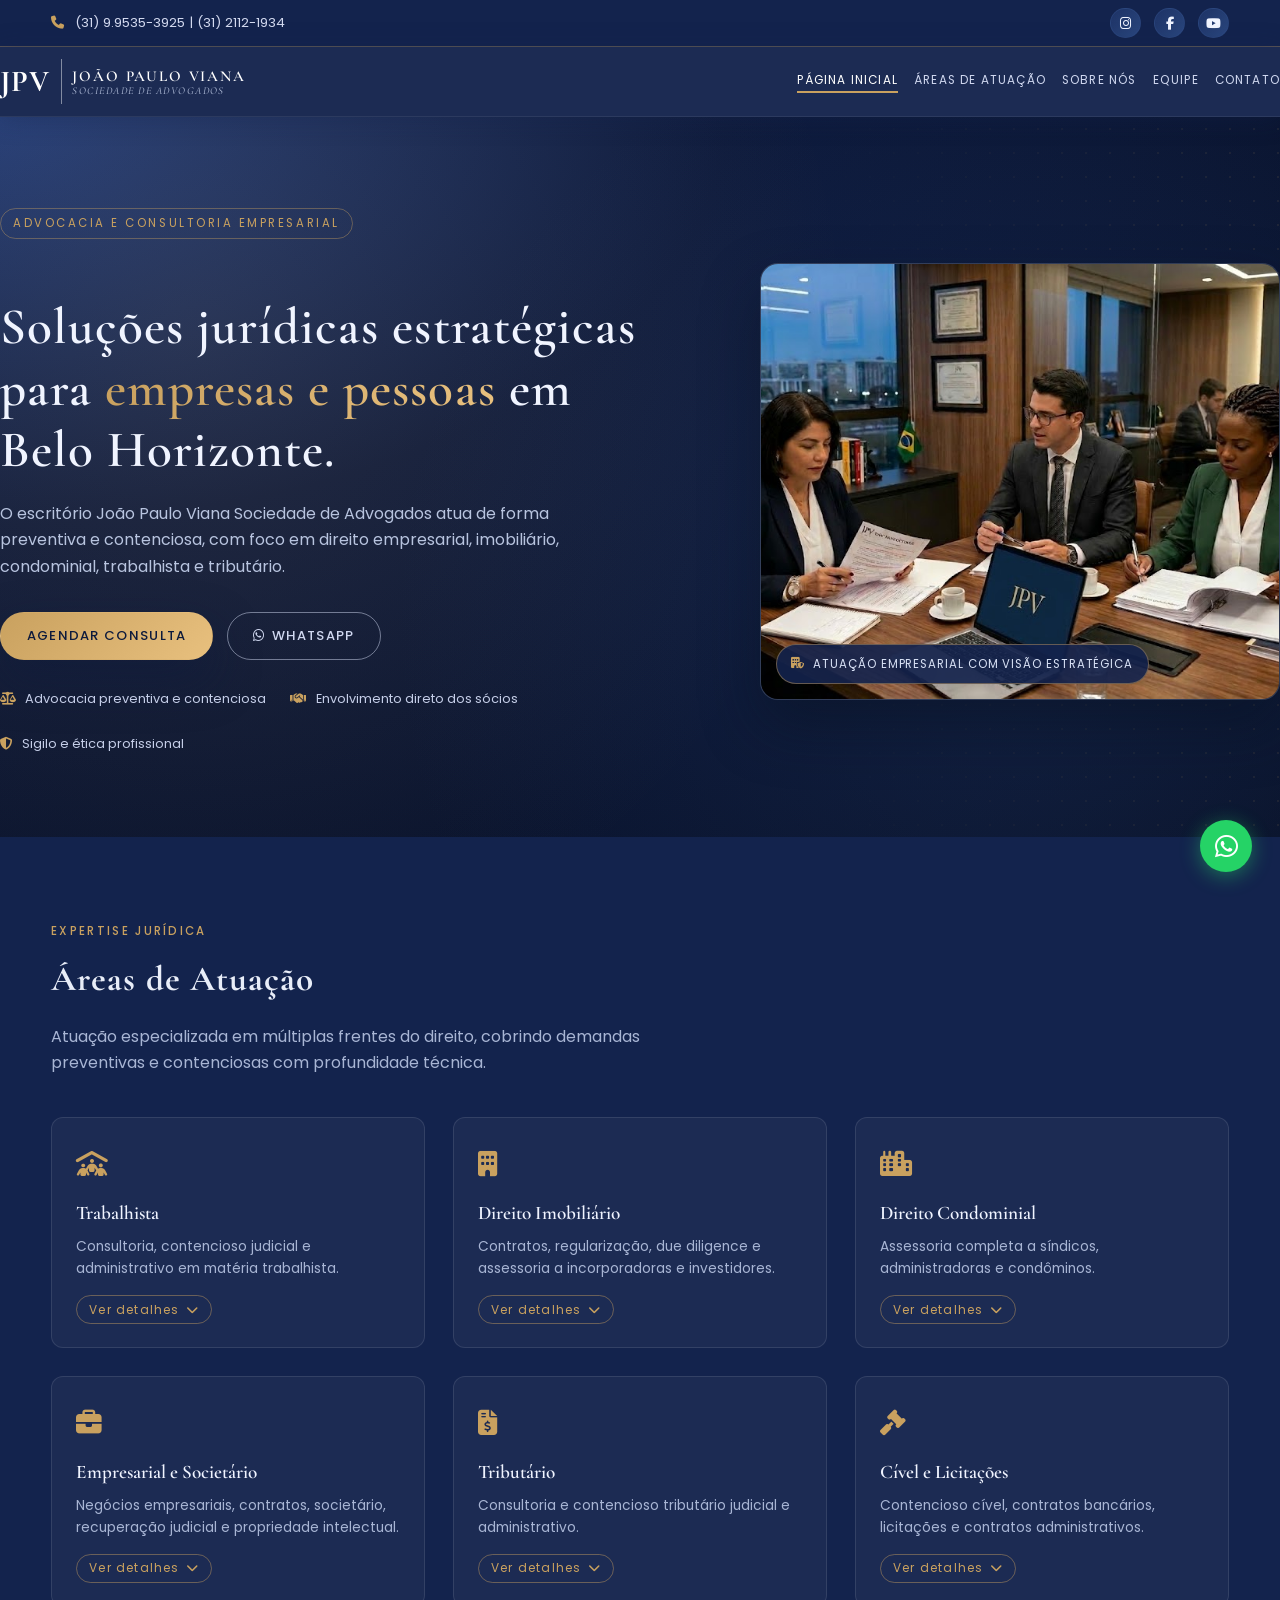
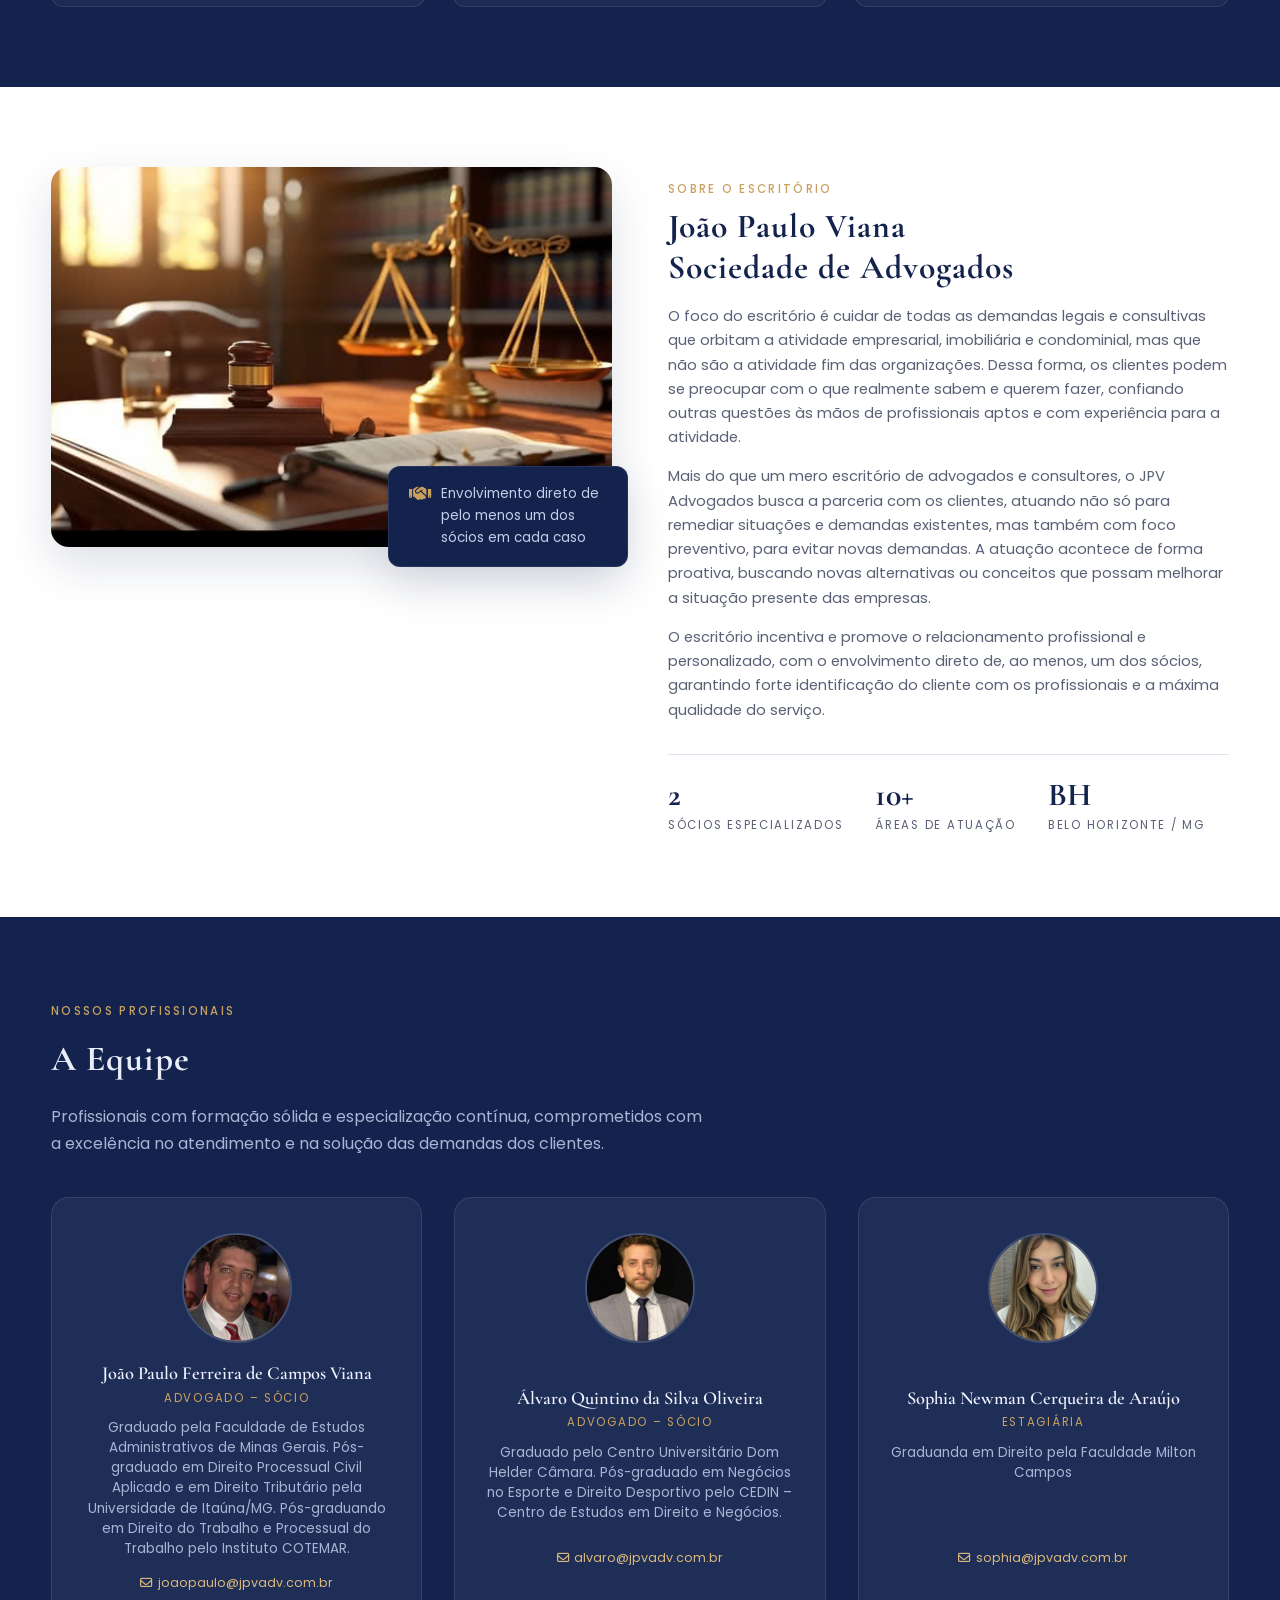
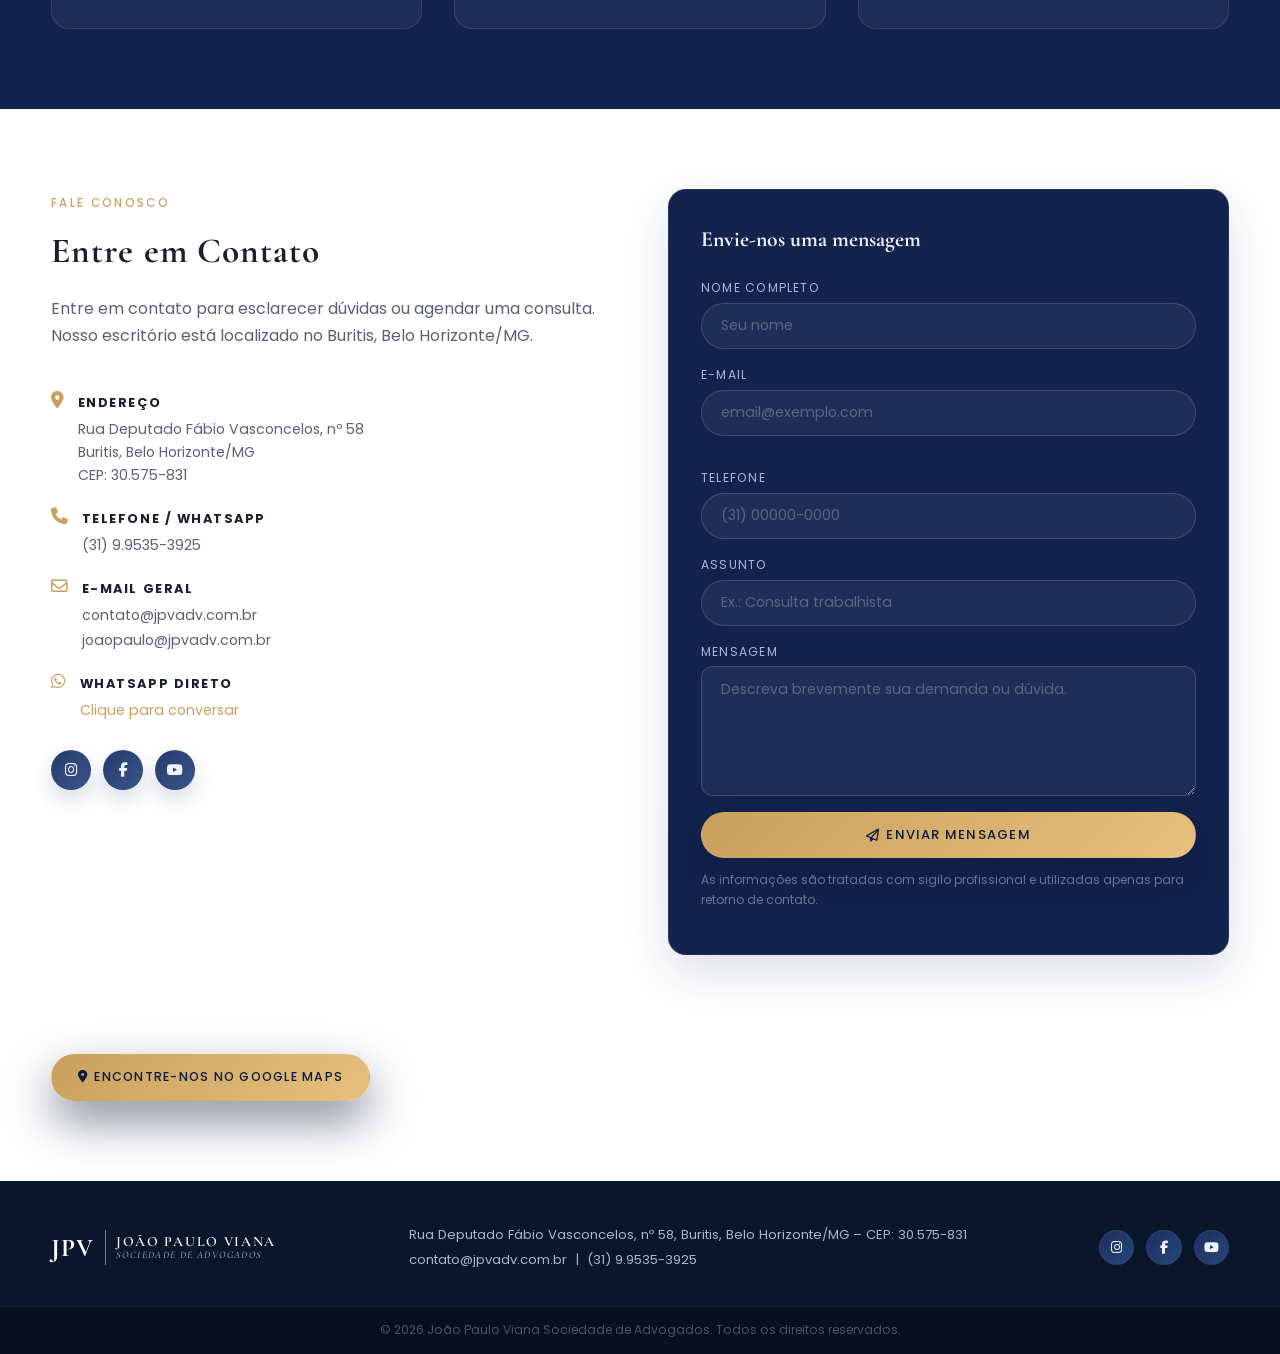
<file: index.html>
<!DOCTYPE html>
<html lang="pt-BR">
<head>
  <meta charset="UTF-8" />
  <meta name="viewport" content="width=device-width, initial-scale=1.0" />
  <title>JPV | João Paulo Viana – Sociedade de Advogados</title>
  <meta name="description" content="João Paulo Viana Sociedade de Advogados. Advocacia empresarial, imobiliária, condominial, trabalhista e tributária em Belo Horizonte/MG." />

  <link rel="preconnect" href="https://fonts.googleapis.com">
  <link rel="preconnect" href="https://fonts.gstatic.com" crossorigin>
  <link href="https://fonts.googleapis.com/css2?family=Cormorant+Garamond:wght@400;500;600;700&family=Poppins:wght@300;400;500;600&display=swap" rel="stylesheet">
  <link rel="stylesheet" href="https://cdnjs.cloudflare.com/ajax/libs/font-awesome/6.5.1/css/all.min.css" crossorigin="anonymous" referrerpolicy="no-referrer" />

  <link rel="stylesheet" href="styles.css" />
</head>
<body>

  <!-- TOP BAR -->
  <div class="topbar">
    <div class="container topbar-inner">
      <span><i class="fa-solid fa-phone"></i> (31) 9.9535-3925 | (31) 2112-1934</span>
      <div class="topbar-social">
        <a href="https://www.instagram.com/jpv_advogados/" target="_blank" rel="noopener noreferrer" aria-label="Instagram JPV Advogados" class="instagram-link"><i class="fa-brands fa-instagram"></i></a>
        <a href="https://www.facebook.com/profile.php?id=61578453417171" target="_blank" rel="noopener noreferrer" aria-label="Facebook"><i class="fa-brands fa-facebook-f"></i></a>
        <a href="#!" aria-label="YouTube"><i class="fa-brands fa-youtube"></i></a>
      </div>
    </div>
  </div>

  <!-- HEADER -->
  <header class="header" id="header">
    <div class="container header-inner">

      <a href="#topo" class="logo-link">
        <div class="logo-box">
          <div class="logo-jpv">JPV</div>
          <div class="logo-divider"></div>
          <div class="logo-text">
            <span class="logo-name">João Paulo Viana</span>
            <span class="logo-sub">Sociedade de Advogados</span>
          </div>
        </div>
      </a>

      <nav class="nav" id="nav">
        <a href="#topo">Página Inicial</a>
        <a href="#areas">Áreas de Atuação</a>
        <a href="#sobre">Sobre Nós</a>
        <a href="#equipe">Equipe</a>
        <a href="#contato">Contato</a>
      </nav>

      <button class="nav-toggle" id="navToggle" aria-label="Abrir menu">
        <span></span><span></span><span></span>
      </button>
    </div>
  </header>

  <!-- HERO -->
  <section class="hero" id="topo">
    <div class="hero-overlay"></div>
    <div class="hero-deco" aria-hidden="true"></div>
    <div class="container hero-content">
      <div class="hero-text">
        <span class="hero-tag">Advocacia e Consultoria Empresarial</span>
        <h1>
          Soluções jurídicas estratégicas para
          <span class="hero-highlight">empresas e pessoas</span>
          em Belo Horizonte.
        </h1>
        <p>
          O escritório João Paulo Viana Sociedade de Advogados atua de forma preventiva e contenciosa,
          com foco em direito empresarial, imobiliário, condominial, trabalhista e tributário.
        </p>
        <div class="hero-cta">
          <a href="#contato" class="btn primary">Agendar consulta</a>
          <a href="https://wa.me/5531995353925" target="_blank" rel="noopener" class="btn outline">
            <i class="fa-brands fa-whatsapp"></i> WhatsApp
          </a>
        </div>
        <div class="hero-meta">
          <span><i class="fa-solid fa-scale-balanced"></i> Advocacia preventiva e contenciosa</span>
          <span><i class="fa-solid fa-handshake"></i> Envolvimento direto dos sócios</span>
          <span><i class="fa-solid fa-shield-halved"></i> Sigilo e ética profissional</span>
        </div>
      </div>

      <div class="hero-visual" aria-label="Imagem institucional do escritório">
        <div class="hero-visual-frame">
          <img src="img2.jpg" alt="Reunião de consultoria jurídica empresarial" class="hero-visual-img" />
        </div>
        <div class="hero-visual-badge">
          <i class="fa-solid fa-building-shield"></i>
          <span>Atuação empresarial com visão estratégica</span>
        </div>
      </div>
    </div>
  </section>

  <!-- ÁREAS DE ATUAÇÃO -->
  <section class="section section-dark" id="areas">
    <div class="container">
      <span class="section-tag">Expertise jurídica</span>
      <h2>Áreas de Atuação</h2>
      <p class="section-lead">
        Atuação especializada em múltiplas frentes do direito,
        cobrindo demandas preventivas e contenciosas com profundidade técnica.
      </p>

      <div class="cards-grid">

        <article class="card" data-area="trabalhista">
          <div class="card-icon"><i class="fa-solid fa-people-roof"></i></div>
          <h3>Trabalhista</h3>
          <p>Consultoria, contencioso judicial e administrativo em matéria trabalhista.</p>
          <button class="card-toggle" aria-expanded="false">Ver detalhes <i class="fa-solid fa-chevron-down"></i></button>
          <div class="card-details">
            <strong>Contencioso Judicial</strong>
            <ul>
              <li>Acompanhamento de processos trabalhistas</li>
              <li>Elaboração de ações trabalhistas preventivas (consignação em pagamento, dentre outras)</li>
              <li>Ações Cautelares, Declaratórias, Anulatórias</li>
            </ul>
            <strong>Contencioso Administrativo</strong>
            <ul>
              <li>Defesa em autos de infração administrativos</li>
              <li>Assessoria em atendimento a fiscalizações trabalhistas</li>
              <li>Intermediação de contatos junto ao Ministério Público do Trabalho</li>
            </ul>
            <strong>Consultoria</strong>
            <ul>
              <li>Análise de situações de contratações de empregados</li>
              <li>Orientação permanente para manutenção de documentação relativa a empregados</li>
              <li>Alertas sobre modificações relevantes na lei e entendimentos dos tribunais</li>
              <li>Negociações coletivas junto a sindicatos, MPT e associações de classe</li>
              <li>Análise de risco trabalhista em negociações empresariais</li>
            </ul>
          </div>
        </article>

        <article class="card" data-area="imobiliario">
          <div class="card-icon"><i class="fa-solid fa-building"></i></div>
          <h3>Direito Imobiliário</h3>
          <p>Contratos, regularização, due diligence e assessoria a incorporadoras e investidores.</p>
          <button class="card-toggle" aria-expanded="false">Ver detalhes <i class="fa-solid fa-chevron-down"></i></button>
          <div class="card-details">
            <ul>
              <li>Análise, elaboração e revisão de contratos de compra e venda, locação, comodato, doação e permuta</li>
              <li>Atuação em ações possessórias (reintegração, manutenção, interdito proibitório)</li>
              <li>Regularização de imóveis urbanos e rurais (registro, usucapião, retificação, desmembramento, unificação)</li>
              <li>Assessoria em incorporações imobiliárias e loteamentos</li>
              <li>Disputas relativas à aquisição de imóveis na planta ou inadimplemento contratual</li>
              <li>Revisão de cláusulas contratuais abusivas em contratos imobiliários</li>
              <li>Ações de despejo, revisional, renovatória e consignatória de aluguel</li>
              <li>Due diligence imobiliária para aquisição de ativos</li>
              <li>Assessoria jurídica a imobiliárias, construtoras, incorporadoras e investidores</li>
            </ul>
          </div>
        </article>

        <article class="card" data-area="condominial">
          <div class="card-icon"><i class="fa-solid fa-city"></i></div>
          <h3>Direito Condominial</h3>
          <p>Assessoria completa a síndicos, administradoras e condôminos.</p>
          <button class="card-toggle" aria-expanded="false">Ver detalhes <i class="fa-solid fa-chevron-down"></i></button>
          <div class="card-details">
            <ul>
              <li>Elaboração, alteração e interpretação de convenções de condomínio e regimentos internos</li>
              <li>Assessoria jurídica a síndicos e administradoras de condomínio</li>
              <li>Atuação em assembleias condominiais (presença, suporte jurídico, lavratura de atas)</li>
              <li>Cobrança judicial e extrajudicial de cotas condominiais inadimplidas</li>
              <li>Defesa em ações judiciais movidas contra o condomínio ou seus representantes</li>
              <li>Assessoria em conflitos entre condôminos ou entre condôminos e o condomínio</li>
              <li>Responsabilidade civil por danos em áreas comuns ou unidades autônomas</li>
              <li>Assessoria em contratações de prestadores de serviços e fornecedores</li>
              <li>Elaboração e revisão de contratos de prestação de serviços condominiais</li>
            </ul>
          </div>
        </article>

        <article class="card" data-area="empresarial">
          <div class="card-icon"><i class="fa-solid fa-briefcase"></i></div>
          <h3>Empresarial e Societário</h3>
          <p>Negócios empresariais, contratos, societário, recuperação judicial e propriedade intelectual.</p>
          <button class="card-toggle" aria-expanded="false">Ver detalhes <i class="fa-solid fa-chevron-down"></i></button>
          <div class="card-details">
            <strong>Negócios Empresariais</strong>
            <ul>
              <li>Assessoria em aquisições e vendas de empresas</li>
              <li>Due Diligence e Auditoria legal</li>
              <li>Avaliação de riscos e intermediação de negócios</li>
            </ul>
            <strong>Societário</strong>
            <ul>
              <li>Constituição e dissolução de sociedades</li>
              <li>Fusões, cisões, incorporações e aquisições</li>
              <li>Planejamento sucessório e proteção patrimonial</li>
            </ul>
            <strong>Contratos</strong>
            <ul>
              <li>Elaboração de contratos específicos</li>
              <li>Revisão e análise de contratos gerais firmados pelos clientes</li>
            </ul>
            <strong>Recuperação Judicial e Falências</strong>
            <ul>
              <li>Planejamento e acompanhamento de pedidos de Recuperação Judicial</li>
              <li>Acompanhamento de pedidos de habilitação de créditos</li>
            </ul>
            <strong>Títulos de Crédito e Propriedade Intelectual</strong>
            <ul>
              <li>Registro de marcas, patentes, programas de computador</li>
              <li>Defesas de patentes e marcas</li>
            </ul>
          </div>
        </article>

        <article class="card" data-area="tributario">
          <div class="card-icon"><i class="fa-solid fa-file-invoice-dollar"></i></div>
          <h3>Tributário</h3>
          <p>Consultoria e contencioso tributário judicial e administrativo.</p>
          <button class="card-toggle" aria-expanded="false">Ver detalhes <i class="fa-solid fa-chevron-down"></i></button>
          <div class="card-details">
            <strong>Consultoria Tributária</strong>
            <ul>
              <li>Assessoria continuada em questões envolvendo tributos</li>
              <li>Prevenção de passivo fiscal e planejamento fiscal</li>
              <li>Interpretação de legislação tributária</li>
              <li>Revisão das informações fiscais fornecidas aos fiscos Federal, Estadual e Municipal</li>
              <li>Pareceres e avaliações sobre riscos fiscais de estratégias empresariais</li>
              <li>Orientação quanto a importações e exportações de produtos</li>
              <li>Estruturação societária com foco em economia tributária</li>
            </ul>
            <strong>Contencioso Tributário Judicial</strong>
            <ul>
              <li>Defesas contra execuções fiscais</li>
              <li>Mandados de Segurança contra exigências fiscais</li>
              <li>Ações Cautelares, Declaratórias, Anulatórias</li>
              <li>Ações para restituição de tributos</li>
            </ul>
            <strong>Contencioso Tributário Administrativo</strong>
            <ul>
              <li>Defesa em autos de infração administrativos</li>
              <li>Pedidos administrativos de parcelamento, restituição e anulação de tributos</li>
              <li>Auxílio e intermediação de pleitos envolvendo benefícios fiscais e regimes especiais</li>
            </ul>
          </div>
        </article>

        <article class="card" data-area="civel">
          <div class="card-icon"><i class="fa-solid fa-gavel"></i></div>
          <h3>Cível e Licitações</h3>
          <p>Contencioso cível, contratos bancários, licitações e contratos administrativos.</p>
          <button class="card-toggle" aria-expanded="false">Ver detalhes <i class="fa-solid fa-chevron-down"></i></button>
          <div class="card-details">
            <strong>Contencioso Cível</strong>
            <ul>
              <li>Recuperação de créditos e ativos</li>
              <li>Ações envolvendo Representação Comercial</li>
              <li>Ações envolvendo contratos</li>
              <li>Relações abrangidas pelo Código de Defesa do Consumidor</li>
              <li>Litígios societários</li>
              <li>Revisão e contestação de contratos bancários</li>
            </ul>
            <strong>Licitações e Contratos Administrativos</strong>
            <ul>
              <li>Impugnação de editais</li>
              <li>Recursos e contrarrazões administrativos</li>
              <li>Acompanhamento de licitações</li>
              <li>Resolução de questões envolvendo cumprimento de contratos administrativos</li>
              <li>Pleitos administrativos envolvendo equilíbrio econômico-financeiro de contratos</li>
            </ul>
          </div>
        </article>

      </div>
    </div>
  </section>

  <!-- SOBRE NÓS -->
  <section class="section" id="sobre">
    <div class="container grid-2">
      <div class="sobre-visual">
        <!--
          Substitua pelo bloco abaixo quando tiver a imagem:
          <img src="foto-escritorio.jpg" alt="Escritório JPV Advogados" class="sobre-img" />
        -->
        <img src="img1.jpg" alt="Equipe JPV Advogados em reunião estratégica" class="sobre-img" />
        <div class="sobre-destaque">
          <i class="fa-solid fa-handshake"></i>
          <p>Envolvimento direto de pelo menos um dos sócios em cada caso</p>
        </div>
      </div>

      <div class="sobre-text">
        <span class="section-tag">Sobre o escritório</span>
        <h2>João Paulo Viana<br>Sociedade de Advogados</h2>

        <p>
          O foco do escritório é cuidar de todas as demandas legais e consultivas que orbitam a atividade
          empresarial, imobiliária e condominial, mas que não são a atividade fim das organizações.
          Dessa forma, os clientes podem se preocupar com o que realmente sabem e querem fazer,
          confiando outras questões às mãos de profissionais aptos e com experiência para a atividade.
        </p>
        <p>
          Mais do que um mero escritório de advogados e consultores, o JPV Advogados busca a parceria
          com os clientes, atuando não só para remediar situações e demandas existentes, mas também com
          foco preventivo, para evitar novas demandas. A atuação acontece de forma proativa, buscando
          novas alternativas ou conceitos que possam melhorar a situação presente das empresas.
        </p>
        <p>
          O escritório incentiva e promove o relacionamento profissional e personalizado, com o
          envolvimento direto de, ao menos, um dos sócios, garantindo forte identificação do cliente
          com os profissionais e a máxima qualidade do serviço.
        </p>

        <div class="sobre-stats">
          <div>
            <span class="stat-number" data-count="2">2</span>
            <span class="stat-label">Sócios especializados</span>
          </div>
          <div>
            <span class="stat-number" data-count="10" data-suffix="+">10+</span>
            <span class="stat-label">Áreas de atuação</span>
          </div>
          <div>
            <span class="stat-number">BH</span>
            <span class="stat-label">Belo Horizonte / MG</span>
          </div>
        </div>
      </div>
    </div>
  </section>

  <!-- EQUIPE -->
  <section class="section section-dark" id="equipe">
    <div class="container">
      <span class="section-tag">Nossos profissionais</span>
      <h2>A Equipe</h2>
      <p class="section-lead">
        Profissionais com formação sólida e especialização contínua, comprometidos com a excelência
        no atendimento e na solução das demandas dos clientes.
      </p>

      <div class="equipe-grid">

        <article class="equipe-card">
          <div class="equipe-foto">
            <img src="FotoJoao.jpg" alt="João Paulo Ferreira de Campos Viana" class="foto-joao" />
            <div class="equipe-foto-placeholder"><i class="fa-solid fa-user-tie"></i></div>
          </div>
          <div class="equipe-info">
            <h3>João Paulo Ferreira de Campos Viana</h3>
            <span class="equipe-oab">Advogado – Sócio</span>
            <p>
              Graduado pela Faculdade de Estudos Administrativos de Minas Gerais.
              Pós-graduado em Direito Processual Civil Aplicado e em Direito Tributário
              pela Universidade de Itaúna/MG. Pós-graduando em Direito do Trabalho e
              Processual do Trabalho pelo Instituto COTEMAR.
            </p>
            <a href="mailto:joaopaulo@jpvadv.com.br" class="equipe-email">
              <i class="fa-regular fa-envelope"></i> joaopaulo@jpvadv.com.br
            </a>
          </div>
        </article>

        <article class="equipe-card">
          <div class="equipe-foto">
            <img src="FotoAlvaro.jpg" alt="Álvaro Quintino da Silva Oliveira" class="foto-alvaro" />
            <div class="equipe-foto-placeholder"><i class="fa-solid fa-user-tie"></i></div>
          </div>
          <div class="equipe-info">
            <h3>Álvaro Quintino da Silva Oliveira</h3>
            <span class="equipe-oab">Advogado – Sócio</span>
            <p>
              Graduado pelo Centro Universitário Dom Helder Câmara.
              Pós-graduado em Negócios no Esporte e Direito Desportivo pelo CEDIN –
              Centro de Estudos em Direito e Negócios.
            </p>
            <a href="mailto:alvaro@jpvadv.com.br" class="equipe-email">
              <i class="fa-regular fa-envelope"></i> alvaro@jpvadv.com.br
            </a>
          </div>
        </article>

        <article class="equipe-card">
          <div class="equipe-foto">
            <img src="FotoSophia.jpg" alt="Sophia – Estagiária" class="foto-sophia" />
            <div class="equipe-foto-placeholder"><i class="fa-solid fa-user"></i></div>
          </div>
          <div class="equipe-info">
            <h3>Sophia Newman Cerqueira de Araújo</h3>
            <span class="equipe-oab">Estagiária</span>
            <p>
              Graduanda em Direito pela Faculdade Milton Campos
            </p>
            <a href="mailto:sophia@jpvadv.com.br" class="equipe-email">
              <i class="fa-regular fa-envelope"></i> sophia@jpvadv.com.br
            </a>
          </div>
        </article>

      </div>
    </div>
  </section>

  <!-- CONTATO -->
  <section class="section" id="contato">
    <div class="container grid-2">

      <div>
        <span class="section-tag">Fale conosco</span>
        <h2>Entre em Contato</h2>
        <p class="section-lead">
          Entre em contato para esclarecer dúvidas ou agendar uma consulta.
          Nosso escritório está localizado no Buritis, Belo Horizonte/MG.
        </p>

        <div class="contato-dados">
          <div>
            <i class="fa-solid fa-location-dot"></i>
            <div>
              <strong>Endereço</strong>
              <p>Rua Deputado Fábio Vasconcelos, nº 58<br>Buritis, Belo Horizonte/MG<br>CEP: 30.575-831</p>
            </div>
          </div>
          <div>
            <i class="fa-solid fa-phone"></i>
            <div>
              <strong>Telefone / WhatsApp</strong>
              <p>(31) 9.9535-3925</p>
            </div>
          </div>
          <div>
            <i class="fa-regular fa-envelope"></i>
            <div>
              <strong>E-mail geral</strong>
              <p>contato@jpvadv.com.br</p>
              <p>joaopaulo@jpvadv.com.br</p>
            </div>
          </div>
          <div>
            <i class="fa-brands fa-whatsapp"></i>
            <div>
              <strong>WhatsApp direto</strong>
              <p><a href="https://wa.me/5531995353925" target="_blank" rel="noopener" style="color:var(--color-accent);">Clique para conversar</a></p>
            </div>
          </div>
        </div>

        <div class="contato-social">
          <a href="https://www.instagram.com/jpv_advogados/" target="_blank" rel="noopener noreferrer" aria-label="Instagram JPV Advogados" class="instagram-link"><i class="fa-brands fa-instagram"></i></a>
          <a href="https://www.facebook.com/profile.php?id=61578453417171" target="_blank" rel="noopener noreferrer" aria-label="Facebook"><i class="fa-brands fa-facebook-f"></i></a>
          <a href="#!" aria-label="YouTube"><i class="fa-brands fa-youtube"></i></a>
        </div>

        <!-- Google Maps embed -->
        <div class="contato-mapa">
          <iframe
            src="https://www.google.com/maps/embed?pb=!1m18!1m12!1m3!1d3752.1!2d-43.9700!3d-19.9300!2m3!1f0!2f0!3f0!3m2!1i1024!2i768!4f13.1!3m3!1m2!1s0x0%3A0x0!2zMTnCsDU1JzQ4LjAiUyA0M8KwNTgnMTIuMCJX!5e0!3m2!1spt-BR!2sbr!4v1000000000000"
            width="100%"
            height="220"
            style="border:0; border-radius: 12px; margin-top:1.5rem;"
            allowfullscreen=""
            loading="lazy"
            referrerpolicy="no-referrer-when-downgrade"
            title="Localização JPV Advogados">
          </iframe>
          <a
            href="https://www.google.com/maps/search/Rua+Deputado+Fábio+Vasconcelos,+58,+Buritis,+Belo+Horizonte"
            target="_blank"
            rel="noopener"
            class="btn primary map-btn"
          >
            <i class="fa-solid fa-location-dot"></i> Encontre-nos no Google Maps
          </a>
        </div>
      </div>

      <div>
        <form class="form-contato" id="formContato" autocomplete="off" novalidate>
          <input type="hidden" name="_subject" value="Novo contato - Site JPV Advogados" />
          <input type="hidden" name="_captcha" value="false" />
          <input type="hidden" name="_template" value="table" />
          <h3>Envie-nos uma mensagem</h3>
          <div class="form-row">
            <div class="form-group">
              <label for="nome">Nome completo</label>
              <input type="text" id="nome" name="nome" placeholder="Seu nome" autocomplete="off" autocapitalize="words" spellcheck="false" required />
            </div>
          </div>
          <div class="form-row">
            <div class="form-group">
              <label for="email">E-mail</label>
              <input type="email" id="email" name="email" placeholder="email@exemplo.com" autocomplete="off" autocapitalize="none" spellcheck="false" required />
            </div>
            <div class="form-group">
              <label for="telefone">Telefone</label>
              <input type="tel" id="telefone" name="telefone" placeholder="(31) 00000-0000" autocomplete="off" spellcheck="false" />
            </div>
          </div>
          <div class="form-group">
            <label for="assunto">Assunto</label>
            <input type="text" id="assunto" name="assunto" placeholder="Ex.: Consulta trabalhista" autocomplete="off" spellcheck="false" />
          </div>
          <div class="form-group">
            <label for="mensagem">Mensagem</label>
            <textarea id="mensagem" name="mensagem" rows="5" placeholder="Descreva brevemente sua demanda ou dúvida." autocomplete="off" spellcheck="false" required></textarea>
          </div>
          <button type="submit" class="btn primary full">
            <i class="fa-regular fa-paper-plane"></i> Enviar mensagem
          </button>
          <p class="form-note">
            As informações são tratadas com sigilo profissional e utilizadas apenas para retorno de contato.
          </p>
        </form>
      </div>

    </div>
  </section>

  <!-- RODAPÉ -->
  <footer class="footer">
    <div class="container footer-inner">
      <div class="footer-logo">
        <div class="logo-box logo-box-footer">
          <div class="logo-jpv">JPV</div>
          <div class="logo-divider"></div>
          <div class="logo-text">
            <span class="logo-name">João Paulo Viana</span>
            <span class="logo-sub">Sociedade de Advogados</span>
          </div>
        </div>
      </div>
      <div class="footer-info">
        <p>Rua Deputado Fábio Vasconcelos, nº 58, Buritis, Belo Horizonte/MG – CEP: 30.575-831</p>
        <p>contato@jpvadv.com.br &nbsp;|&nbsp; (31) 9.9535-3925</p>
      </div>
      <div class="footer-social">
        <a href="https://www.instagram.com/jpv_advogados/" target="_blank" rel="noopener noreferrer" aria-label="Instagram JPV Advogados" class="instagram-link"><i class="fa-brands fa-instagram"></i></a>
        <a href="https://www.facebook.com/profile.php?id=61578453417171" target="_blank" rel="noopener noreferrer" aria-label="Facebook"><i class="fa-brands fa-facebook-f"></i></a>
        <a href="#!" aria-label="YouTube"><i class="fa-brands fa-youtube"></i></a>
      </div>
    </div>
    <div class="footer-bottom">
      <div class="container">
        <p>© <span id="ano"></span> João Paulo Viana Sociedade de Advogados. Todos os direitos reservados.</p>
      </div>
    </div>
  </footer>

  <!-- Botão flutuante WhatsApp -->
  <a href="https://wa.me/5531995353925" target="_blank" rel="noopener"
     class="whatsapp-float" aria-label="Fale conosco pelo WhatsApp">
    <i class="fa-brands fa-whatsapp"></i>
  </a>

  <!-- Botão Voltar ao Topo -->
  <button class="back-to-top" id="backToTop" aria-label="Voltar ao topo">
    <i class="fa-solid fa-chevron-up"></i>
  </button>

  <script src="script.js"></script>
</body>
</html>
</file>
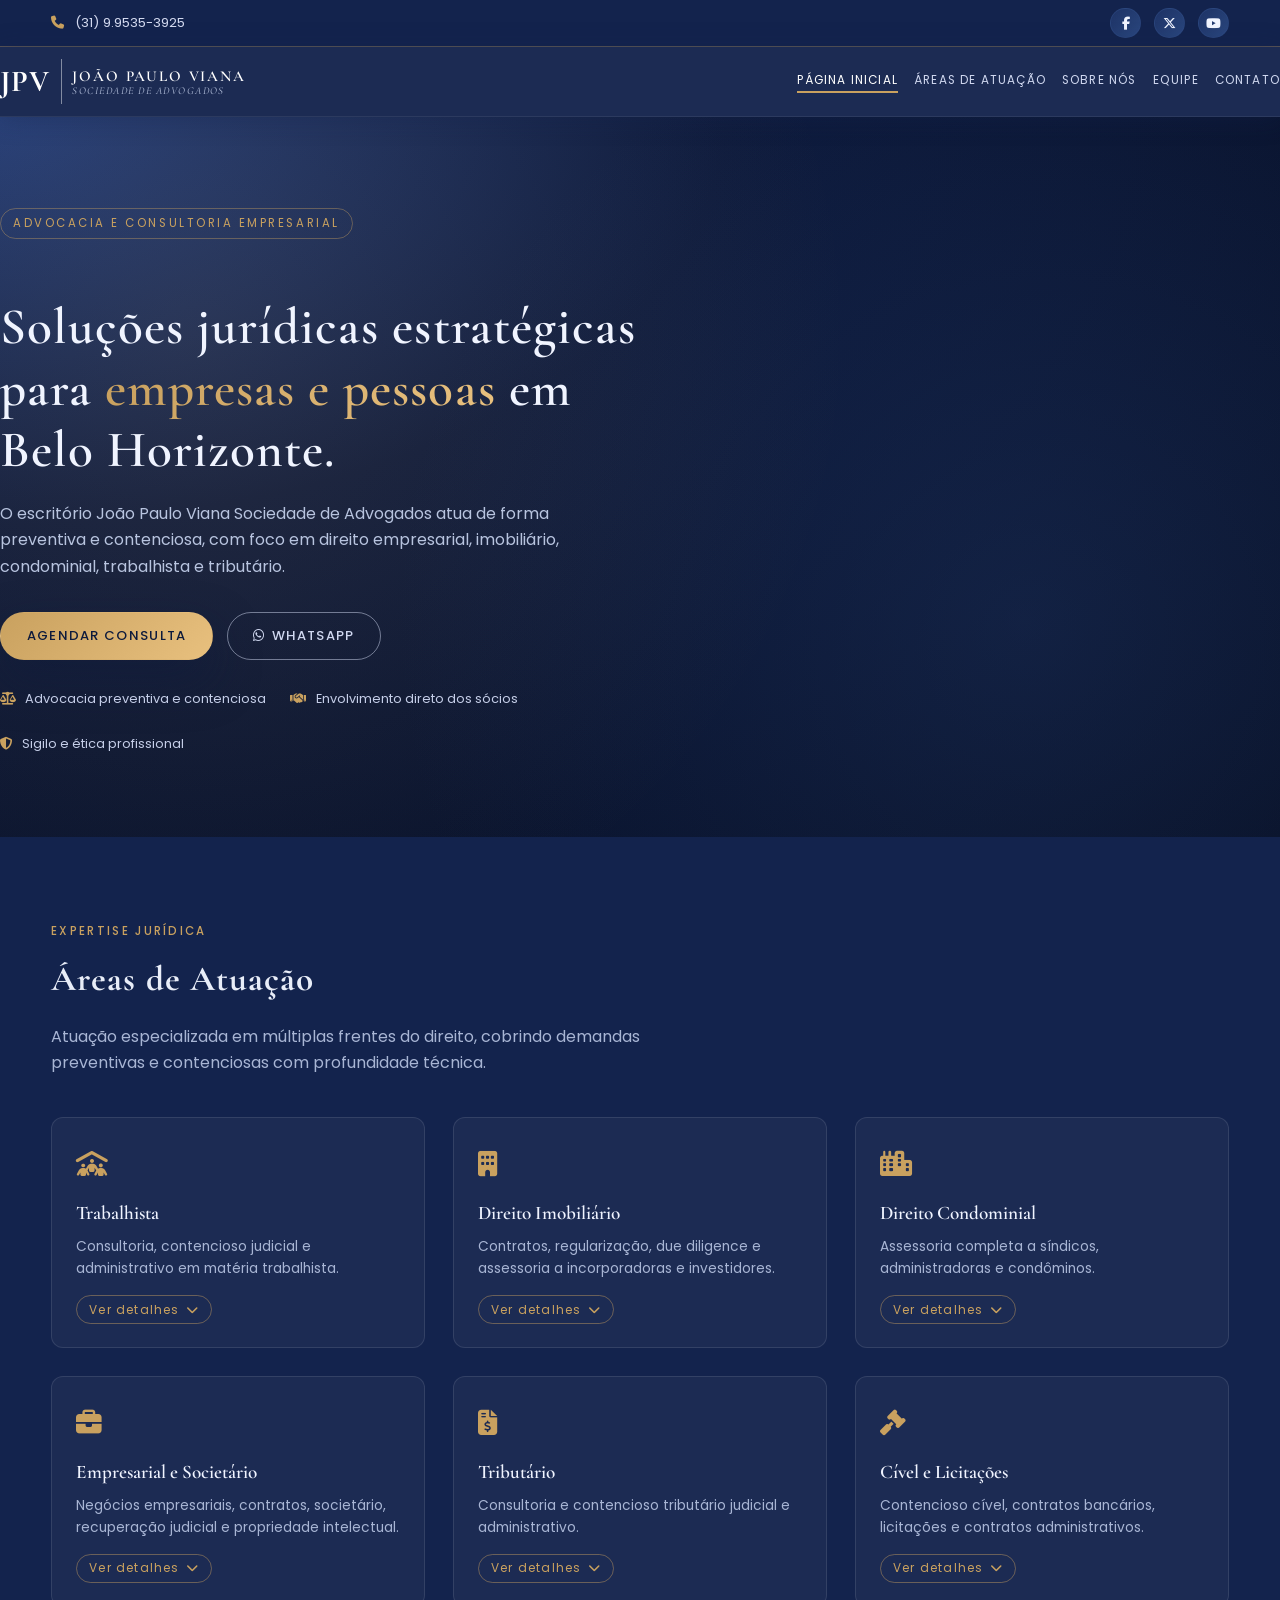
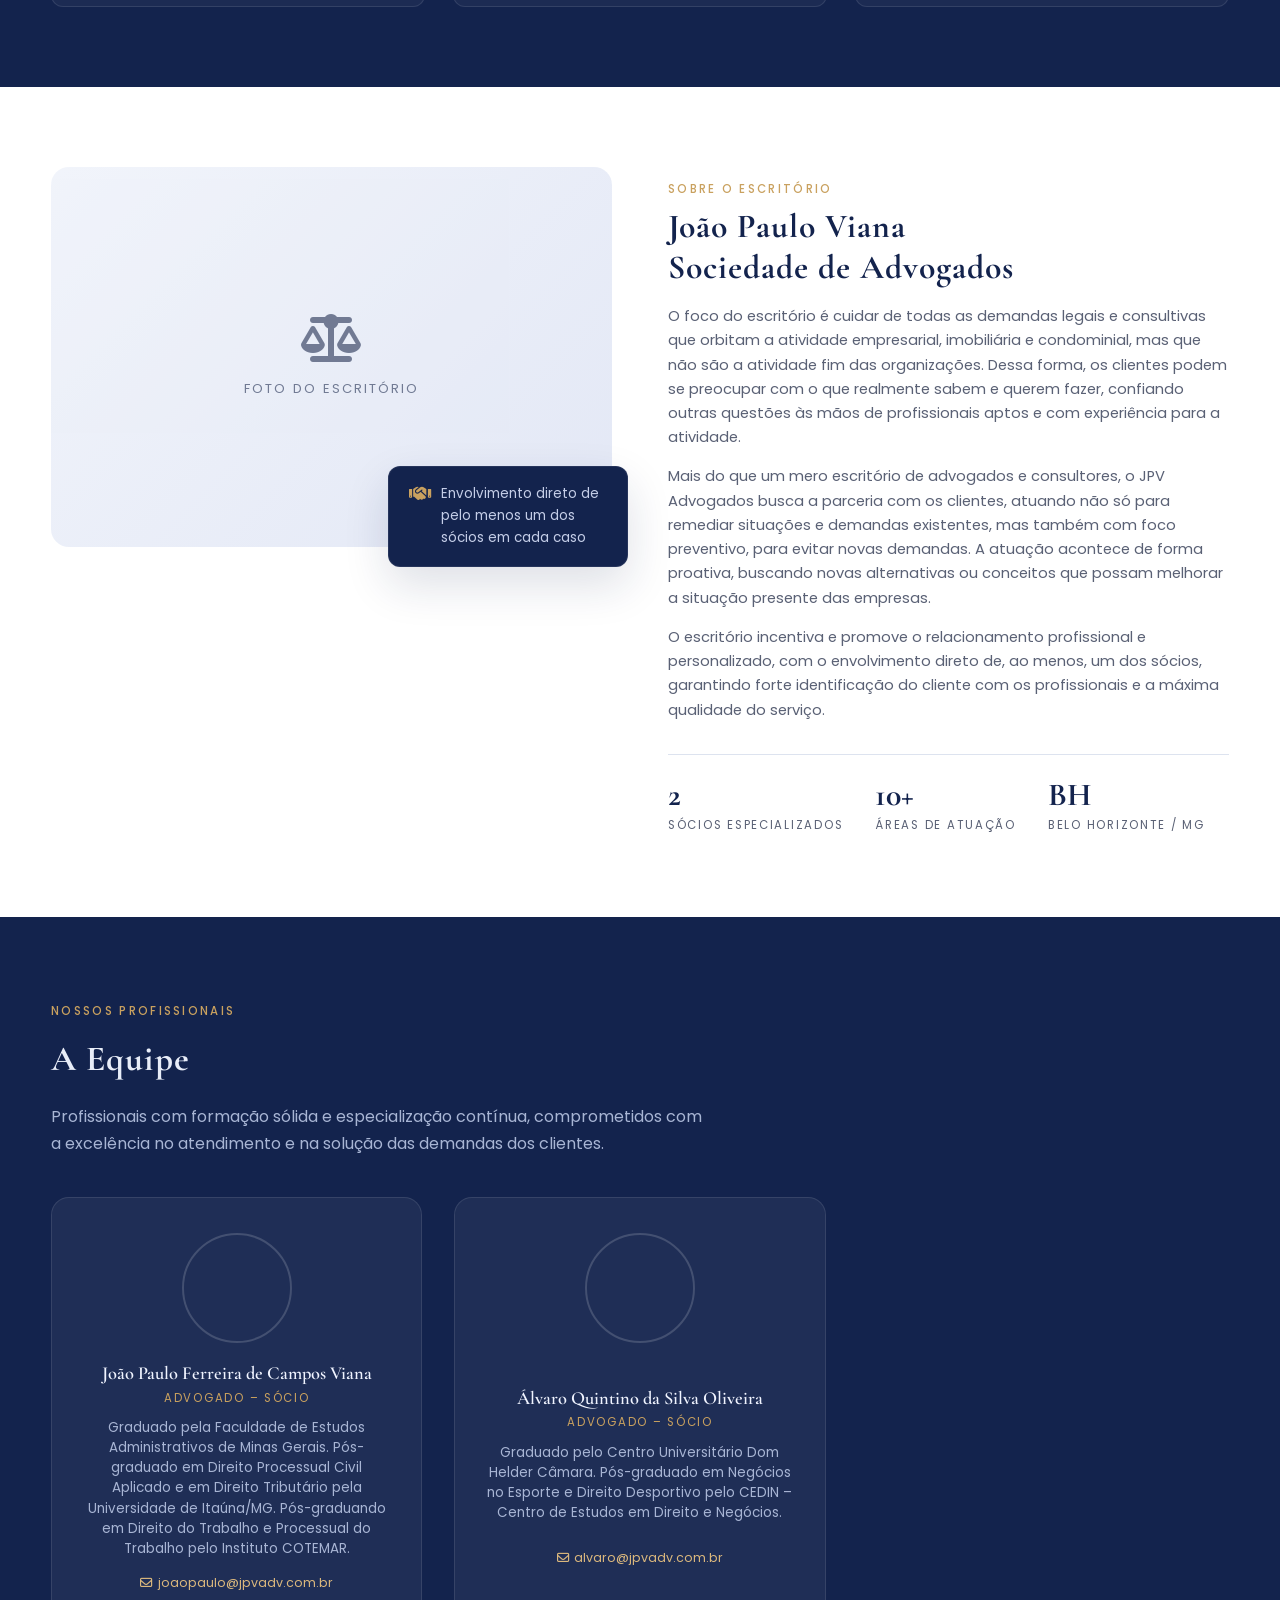
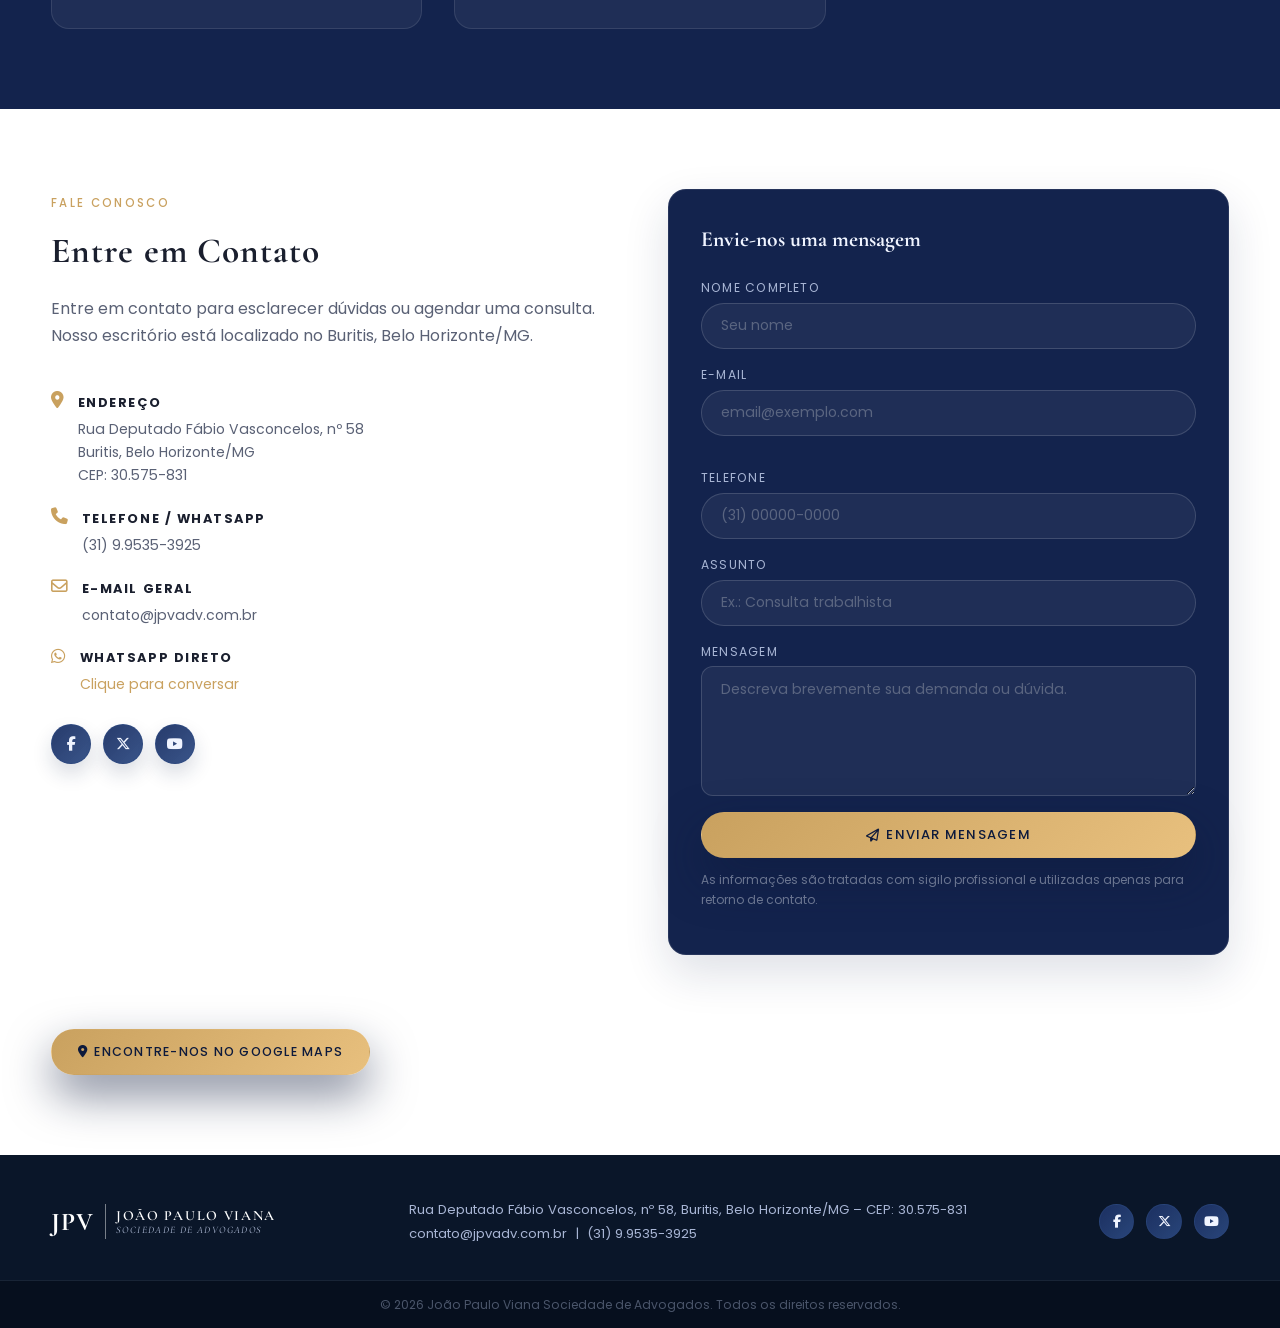
<file: inex.html>
<!DOCTYPE html>
<html lang="pt-BR">
<head>
  <meta charset="UTF-8" />
  <meta name="viewport" content="width=device-width, initial-scale=1.0" />
  <title>JPV | João Paulo Viana – Sociedade de Advogados</title>
  <meta name="description" content="João Paulo Viana Sociedade de Advogados. Advocacia empresarial, imobiliária, condominial, trabalhista e tributária em Belo Horizonte/MG." />

  <link rel="preconnect" href="https://fonts.googleapis.com">
  <link rel="preconnect" href="https://fonts.gstatic.com" crossorigin>
  <link href="https://fonts.googleapis.com/css2?family=Cormorant+Garamond:wght@400;500;600;700&family=Poppins:wght@300;400;500;600&display=swap" rel="stylesheet">
  <link rel="stylesheet" href="https://cdnjs.cloudflare.com/ajax/libs/font-awesome/6.5.1/css/all.min.css" crossorigin="anonymous" referrerpolicy="no-referrer" />

  <link rel="stylesheet" href="styles.css" />
</head>
<body>

  <!-- TOP BAR -->
  <div class="topbar">
    <div class="container topbar-inner">
      <span><i class="fa-solid fa-phone"></i> (31) 9.9535-3925</span>
      <div class="topbar-social">
        <a href="#!" aria-label="Facebook"><i class="fa-brands fa-facebook-f"></i></a>
        <a href="#!" aria-label="X / Twitter"><i class="fa-brands fa-x-twitter"></i></a>
        <a href="#!" aria-label="YouTube"><i class="fa-brands fa-youtube"></i></a>
      </div>
    </div>
  </div>

  <!-- HEADER -->
  <header class="header" id="header">
    <div class="container header-inner">

      <!-- LOGO (substitua img src pela logo real quando disponível) -->
      <a href="#topo" class="logo-link">
        <div class="logo-box">
          <div class="logo-jpv">JPV</div>
          <div class="logo-divider"></div>
          <div class="logo-text">
            <span class="logo-name">João Paulo Viana</span>
            <span class="logo-sub">Sociedade de Advogados</span>
          </div>
        </div>
        <!-- Alternativa com imagem real:
        <img src="logo.png" alt="JPV João Paulo Viana Sociedade de Advogados" class="logo-img" />
        -->
      </a>

      <nav class="nav" id="nav">
        <a href="#topo">Página Inicial</a>
        <a href="#areas">Áreas de Atuação</a>
        <a href="#sobre">Sobre Nós</a>
        <a href="#equipe">Equipe</a>
        <a href="#contato">Contato</a>
      </nav>

      <button class="nav-toggle" id="navToggle" aria-label="Abrir menu">
        <span></span><span></span><span></span>
      </button>
    </div>
  </header>

  <!-- HERO -->
  <section class="hero" id="topo">
    <div class="hero-overlay"></div>
    <div class="container hero-content">
      <div class="hero-text">
        <span class="hero-tag">Advocacia e Consultoria Empresarial</span>
        <h1>
          Soluções jurídicas estratégicas para
          <span class="hero-highlight">empresas e pessoas</span>
          em Belo Horizonte.
        </h1>
        <p>
          O escritório João Paulo Viana Sociedade de Advogados atua de forma preventiva e contenciosa,
          com foco em direito empresarial, imobiliário, condominial, trabalhista e tributário.
        </p>
        <div class="hero-cta">
          <a href="#contato" class="btn primary">Agendar consulta</a>
          <a href="https://wa.me/5531995353925" target="_blank" rel="noopener" class="btn outline">
            <i class="fa-brands fa-whatsapp"></i> WhatsApp
          </a>
        </div>
        <div class="hero-meta">
          <span><i class="fa-solid fa-scale-balanced"></i> Advocacia preventiva e contenciosa</span>
          <span><i class="fa-solid fa-handshake"></i> Envolvimento direto dos sócios</span>
          <span><i class="fa-solid fa-shield-halved"></i> Sigilo e ética profissional</span>
        </div>
      </div>
    </div>
  </section>

  <!-- ÁREAS DE ATUAÇÃO -->
  <section class="section section-dark" id="areas">
    <div class="container">
      <span class="section-tag">Expertise jurídica</span>
      <h2>Áreas de Atuação</h2>
      <p class="section-lead">
        Atuação especializada em múltiplas frentes do direito,
        cobrindo demandas preventivas e contenciosas com profundidade técnica.
      </p>

      <div class="cards-grid">

        <article class="card" data-area="trabalhista">
          <div class="card-icon"><i class="fa-solid fa-people-roof"></i></div>
          <h3>Trabalhista</h3>
          <p>Consultoria, contencioso judicial e administrativo em matéria trabalhista.</p>
          <button class="card-toggle" aria-expanded="false">Ver detalhes <i class="fa-solid fa-chevron-down"></i></button>
          <div class="card-details">
            <strong>Contencioso Judicial</strong>
            <ul>
              <li>Acompanhamento de processos trabalhistas</li>
              <li>Elaboração de ações trabalhistas preventivas (consignação em pagamento, dentre outras)</li>
              <li>Ações Cautelares, Declaratórias, Anulatórias</li>
            </ul>
            <strong>Contencioso Administrativo</strong>
            <ul>
              <li>Defesa em autos de infração administrativos</li>
              <li>Assessoria em atendimento a fiscalizações trabalhistas</li>
              <li>Intermediação de contatos junto ao Ministério Público do Trabalho</li>
            </ul>
            <strong>Consultoria</strong>
            <ul>
              <li>Análise de situações de contratações de empregados</li>
              <li>Orientação permanente para manutenção de documentação relativa a empregados</li>
              <li>Alertas sobre modificações relevantes na lei e entendimentos dos tribunais</li>
              <li>Negociações coletivas junto a sindicatos, MPT e associações de classe</li>
              <li>Análise de risco trabalhista em negociações empresariais</li>
            </ul>
          </div>
        </article>

        <article class="card" data-area="imobiliario">
          <div class="card-icon"><i class="fa-solid fa-building"></i></div>
          <h3>Direito Imobiliário</h3>
          <p>Contratos, regularização, due diligence e assessoria a incorporadoras e investidores.</p>
          <button class="card-toggle" aria-expanded="false">Ver detalhes <i class="fa-solid fa-chevron-down"></i></button>
          <div class="card-details">
            <ul>
              <li>Análise, elaboração e revisão de contratos de compra e venda, locação, comodato, doação e permuta</li>
              <li>Atuação em ações possessórias (reintegração, manutenção, interdito proibitório)</li>
              <li>Regularização de imóveis urbanos e rurais (registro, usucapião, retificação, desmembramento, unificação)</li>
              <li>Assessoria em incorporações imobiliárias e loteamentos</li>
              <li>Disputas relativas à aquisição de imóveis na planta ou inadimplemento contratual</li>
              <li>Revisão de cláusulas contratuais abusivas em contratos imobiliários</li>
              <li>Ações de despejo, revisional, renovatória e consignatória de aluguel</li>
              <li>Due diligence imobiliária para aquisição de ativos</li>
              <li>Assessoria jurídica a imobiliárias, construtoras, incorporadoras e investidores</li>
            </ul>
          </div>
        </article>

        <article class="card" data-area="condominial">
          <div class="card-icon"><i class="fa-solid fa-city"></i></div>
          <h3>Direito Condominial</h3>
          <p>Assessoria completa a síndicos, administradoras e condôminos.</p>
          <button class="card-toggle" aria-expanded="false">Ver detalhes <i class="fa-solid fa-chevron-down"></i></button>
          <div class="card-details">
            <ul>
              <li>Elaboração, alteração e interpretação de convenções de condomínio e regimentos internos</li>
              <li>Assessoria jurídica a síndicos e administradoras de condomínio</li>
              <li>Atuação em assembleias condominiais (presença, suporte jurídico, lavratura de atas)</li>
              <li>Cobrança judicial e extrajudicial de cotas condominiais inadimplidas</li>
              <li>Defesa em ações judiciais movidas contra o condomínio ou seus representantes</li>
              <li>Assessoria em conflitos entre condôminos ou entre condôminos e o condomínio</li>
              <li>Responsabilidade civil por danos em áreas comuns ou unidades autônomas</li>
              <li>Assessoria em contratações de prestadores de serviços e fornecedores</li>
              <li>Elaboração e revisão de contratos de prestação de serviços condominiais</li>
            </ul>
          </div>
        </article>

        <article class="card" data-area="empresarial">
          <div class="card-icon"><i class="fa-solid fa-briefcase"></i></div>
          <h3>Empresarial e Societário</h3>
          <p>Negócios empresariais, contratos, societário, recuperação judicial e propriedade intelectual.</p>
          <button class="card-toggle" aria-expanded="false">Ver detalhes <i class="fa-solid fa-chevron-down"></i></button>
          <div class="card-details">
            <strong>Negócios Empresariais</strong>
            <ul>
              <li>Assessoria em aquisições e vendas de empresas</li>
              <li>Due Diligence e Auditoria legal</li>
              <li>Avaliação de riscos e intermediação de negócios</li>
            </ul>
            <strong>Societário</strong>
            <ul>
              <li>Constituição e dissolução de sociedades</li>
              <li>Fusões, cisões, incorporações e aquisições</li>
              <li>Planejamento sucessório e proteção patrimonial</li>
            </ul>
            <strong>Contratos</strong>
            <ul>
              <li>Elaboração de contratos específicos</li>
              <li>Revisão e análise de contratos gerais firmados pelos clientes</li>
            </ul>
            <strong>Recuperação Judicial e Falências</strong>
            <ul>
              <li>Planejamento e acompanhamento de pedidos de Recuperação Judicial</li>
              <li>Acompanhamento de pedidos de habilitação de créditos</li>
            </ul>
            <strong>Títulos de Crédito e Propriedade Intelectual</strong>
            <ul>
              <li>Registro de marcas, patentes, programas de computador</li>
              <li>Defesas de patentes e marcas</li>
            </ul>
          </div>
        </article>

        <article class="card" data-area="tributario">
          <div class="card-icon"><i class="fa-solid fa-file-invoice-dollar"></i></div>
          <h3>Tributário</h3>
          <p>Consultoria e contencioso tributário judicial e administrativo.</p>
          <button class="card-toggle" aria-expanded="false">Ver detalhes <i class="fa-solid fa-chevron-down"></i></button>
          <div class="card-details">
            <strong>Consultoria Tributária</strong>
            <ul>
              <li>Assessoria continuada em questões envolvendo tributos</li>
              <li>Prevenção de passivo fiscal e planejamento fiscal</li>
              <li>Interpretação de legislação tributária</li>
              <li>Revisão das informações fiscais fornecidas aos fiscos Federal, Estadual e Municipal</li>
              <li>Pareceres e avaliações sobre riscos fiscais de estratégias empresariais</li>
              <li>Orientação quanto a importações e exportações de produtos</li>
              <li>Estruturação societária com foco em economia tributária</li>
            </ul>
            <strong>Contencioso Tributário Judicial</strong>
            <ul>
              <li>Defesas contra execuções fiscais</li>
              <li>Mandados de Segurança contra exigências fiscais</li>
              <li>Ações Cautelares, Declaratórias, Anulatórias</li>
              <li>Ações para restituição de tributos</li>
            </ul>
            <strong>Contencioso Tributário Administrativo</strong>
            <ul>
              <li>Defesa em autos de infração administrativos</li>
              <li>Pedidos administrativos de parcelamento, restituição e anulação de tributos</li>
              <li>Auxílio e intermediação de pleitos envolvendo benefícios fiscais e regimes especiais</li>
            </ul>
          </div>
        </article>

        <article class="card" data-area="civel">
          <div class="card-icon"><i class="fa-solid fa-gavel"></i></div>
          <h3>Cível e Licitações</h3>
          <p>Contencioso cível, contratos bancários, licitações e contratos administrativos.</p>
          <button class="card-toggle" aria-expanded="false">Ver detalhes <i class="fa-solid fa-chevron-down"></i></button>
          <div class="card-details">
            <strong>Contencioso Cível</strong>
            <ul>
              <li>Recuperação de créditos e ativos</li>
              <li>Ações envolvendo Representação Comercial</li>
              <li>Ações envolvendo contratos</li>
              <li>Relações abrangidas pelo Código de Defesa do Consumidor</li>
              <li>Litígios societários</li>
              <li>Revisão e contestação de contratos bancários</li>
            </ul>
            <strong>Licitações e Contratos Administrativos</strong>
            <ul>
              <li>Impugnação de editais</li>
              <li>Recursos e contrarrazões administrativos</li>
              <li>Acompanhamento de licitações</li>
              <li>Resolução de questões envolvendo cumprimento de contratos administrativos</li>
              <li>Pleitos administrativos envolvendo equilíbrio econômico-financeiro de contratos</li>
            </ul>
          </div>
        </article>

      </div>
    </div>
  </section>

  <!-- SOBRE NÓS -->
  <section class="section" id="sobre">
    <div class="container grid-2">
      <div class="sobre-visual">
        <!--
          Substitua pelo bloco abaixo quando tiver a imagem:
          <img src="foto-escritorio.jpg" alt="Escritório JPV Advogados" class="sobre-img" />
        -->
        <div class="sobre-img-placeholder">
          <i class="fa-solid fa-scale-balanced"></i>
          <span>Foto do escritório</span>
        </div>
        <div class="sobre-destaque">
          <i class="fa-solid fa-handshake"></i>
          <p>Envolvimento direto de pelo menos um dos sócios em cada caso</p>
        </div>
      </div>

      <div class="sobre-text">
        <span class="section-tag">Sobre o escritório</span>
        <h2>João Paulo Viana<br>Sociedade de Advogados</h2>

        <p>
          O foco do escritório é cuidar de todas as demandas legais e consultivas que orbitam a atividade
          empresarial, imobiliária e condominial, mas que não são a atividade fim das organizações.
          Dessa forma, os clientes podem se preocupar com o que realmente sabem e querem fazer,
          confiando outras questões às mãos de profissionais aptos e com experiência para a atividade.
        </p>
        <p>
          Mais do que um mero escritório de advogados e consultores, o JPV Advogados busca a parceria
          com os clientes, atuando não só para remediar situações e demandas existentes, mas também com
          foco preventivo, para evitar novas demandas. A atuação acontece de forma proativa, buscando
          novas alternativas ou conceitos que possam melhorar a situação presente das empresas.
        </p>
        <p>
          O escritório incentiva e promove o relacionamento profissional e personalizado, com o
          envolvimento direto de, ao menos, um dos sócios, garantindo forte identificação do cliente
          com os profissionais e a máxima qualidade do serviço.
        </p>

        <div class="sobre-stats">
          <div>
            <span class="stat-number">2</span>
            <span class="stat-label">Sócios especializados</span>
          </div>
          <div>
            <span class="stat-number">10+</span>
            <span class="stat-label">Áreas de atuação</span>
          </div>
          <div>
            <span class="stat-number">BH</span>
            <span class="stat-label">Belo Horizonte / MG</span>
          </div>
        </div>
      </div>
    </div>
  </section>

  <!-- EQUIPE -->
  <section class="section section-dark" id="equipe">
    <div class="container">
      <span class="section-tag">Nossos profissionais</span>
      <h2>A Equipe</h2>
      <p class="section-lead">
        Profissionais com formação sólida e especialização contínua, comprometidos com a excelência
        no atendimento e na solução das demandas dos clientes.
      </p>

      <div class="equipe-grid">

        <article class="equipe-card">
          <div class="equipe-foto">
            <!--
              Substitua por: <img src="joao-paulo.jpg" alt="João Paulo Ferreira de Campos Viana" />
            -->
            <div class="equipe-foto-placeholder"><i class="fa-solid fa-user-tie"></i></div>
          </div>
          <div class="equipe-info">
            <h3>João Paulo Ferreira de Campos Viana</h3>
            <span class="equipe-oab">Advogado – Sócio</span>
            <p>
              Graduado pela Faculdade de Estudos Administrativos de Minas Gerais.
              Pós-graduado em Direito Processual Civil Aplicado e em Direito Tributário
              pela Universidade de Itaúna/MG. Pós-graduando em Direito do Trabalho e
              Processual do Trabalho pelo Instituto COTEMAR.
            </p>
            <a href="mailto:joaopaulo@jpvadv.com.br" class="equipe-email">
              <i class="fa-regular fa-envelope"></i> joaopaulo@jpvadv.com.br
            </a>
          </div>
        </article>

        <article class="equipe-card">
          <div class="equipe-foto">
            <!--
              Substitua por: <img src="alvaro.jpg" alt="Álvaro Quintino da Silva Oliveira" />
            -->
            <div class="equipe-foto-placeholder"><i class="fa-solid fa-user-tie"></i></div>
          </div>
          <div class="equipe-info">
            <h3>Álvaro Quintino da Silva Oliveira</h3>
            <span class="equipe-oab">Advogado – Sócio</span>
            <p>
              Graduado pelo Centro Universitário Dom Helder Câmara.
              Pós-graduado em Negócios no Esporte e Direito Desportivo pelo CEDIN –
              Centro de Estudos em Direito e Negócios.
            </p>
            <a href="mailto:alvaro@jpvadv.com.br" class="equipe-email">
              <i class="fa-regular fa-envelope"></i> alvaro@jpvadv.com.br
            </a>
          </div>
        </article>

      </div>
    </div>
  </section>

  <!-- CONTATO -->
  <section class="section" id="contato">
    <div class="container grid-2">

      <div>
        <span class="section-tag">Fale conosco</span>
        <h2>Entre em Contato</h2>
        <p class="section-lead">
          Entre em contato para esclarecer dúvidas ou agendar uma consulta.
          Nosso escritório está localizado no Buritis, Belo Horizonte/MG.
        </p>

        <div class="contato-dados">
          <div>
            <i class="fa-solid fa-location-dot"></i>
            <div>
              <strong>Endereço</strong>
              <p>Rua Deputado Fábio Vasconcelos, nº 58<br>Buritis, Belo Horizonte/MG<br>CEP: 30.575-831</p>
            </div>
          </div>
          <div>
            <i class="fa-solid fa-phone"></i>
            <div>
              <strong>Telefone / WhatsApp</strong>
              <p>(31) 9.9535-3925</p>
            </div>
          </div>
          <div>
            <i class="fa-regular fa-envelope"></i>
            <div>
              <strong>E-mail geral</strong>
              <p>contato@jpvadv.com.br</p>
            </div>
          </div>
          <div>
            <i class="fa-brands fa-whatsapp"></i>
            <div>
              <strong>WhatsApp direto</strong>
              <p><a href="https://wa.me/5531995353925" target="_blank" rel="noopener" style="color:var(--color-accent);">Clique para conversar</a></p>
            </div>
          </div>
        </div>

        <div class="contato-social">
          <a href="#!" aria-label="Facebook"><i class="fa-brands fa-facebook-f"></i></a>
          <a href="#!" aria-label="X / Twitter"><i class="fa-brands fa-x-twitter"></i></a>
          <a href="#!" aria-label="YouTube"><i class="fa-brands fa-youtube"></i></a>
        </div>

        <!-- Google Maps embed -->
        <div class="contato-mapa">
          <iframe
            src="https://www.google.com/maps/embed?pb=!1m18!1m12!1m3!1d3752.1!2d-43.9700!3d-19.9300!2m3!1f0!2f0!3f0!3m2!1i1024!2i768!4f13.1!3m3!1m2!1s0x0%3A0x0!2zMTnCsDU1JzQ4LjAiUyA0M8KwNTgnMTIuMCJX!5e0!3m2!1spt-BR!2sbr!4v1000000000000"
            width="100%"
            height="220"
            style="border:0; border-radius: 12px; margin-top:1.5rem;"
            allowfullscreen=""
            loading="lazy"
            referrerpolicy="no-referrer-when-downgrade"
            title="Localização JPV Advogados">
          </iframe>
          <a
            href="https://www.google.com/maps/search/Rua+Deputado+Fábio+Vasconcelos,+58,+Buritis,+Belo+Horizonte"
            target="_blank"
            rel="noopener"
            class="btn primary map-btn"
          >
            <i class="fa-solid fa-location-dot"></i> Encontre-nos no Google Maps
          </a>
        </div>
      </div>

      <div>
        <form class="form-contato" id="formContato">
          <h3>Envie-nos uma mensagem</h3>
          <div class="form-row">
            <div class="form-group">
              <label for="nome">Nome completo</label>
              <input type="text" id="nome" name="nome" placeholder="Seu nome" required />
            </div>
          </div>
          <div class="form-row">
            <div class="form-group">
              <label for="email">E-mail</label>
              <input type="email" id="email" name="email" placeholder="email@exemplo.com" required />
            </div>
            <div class="form-group">
              <label for="telefone">Telefone</label>
              <input type="tel" id="telefone" name="telefone" placeholder="(31) 00000-0000" />
            </div>
          </div>
          <div class="form-group">
            <label for="assunto">Assunto</label>
            <input type="text" id="assunto" name="assunto" placeholder="Ex.: Consulta trabalhista" />
          </div>
          <div class="form-group">
            <label for="mensagem">Mensagem</label>
            <textarea id="mensagem" name="mensagem" rows="5" placeholder="Descreva brevemente sua demanda ou dúvida." required></textarea>
          </div>
          <button type="submit" class="btn primary full">
            <i class="fa-regular fa-paper-plane"></i> Enviar mensagem
          </button>
          <p class="form-note">
            As informações são tratadas com sigilo profissional e utilizadas apenas para retorno de contato.
          </p>
        </form>
      </div>

    </div>
  </section>

  <!-- RODAPÉ -->
  <footer class="footer">
    <div class="container footer-inner">
      <div class="footer-logo">
        <div class="logo-box logo-box-footer">
          <div class="logo-jpv">JPV</div>
          <div class="logo-divider"></div>
          <div class="logo-text">
            <span class="logo-name">João Paulo Viana</span>
            <span class="logo-sub">Sociedade de Advogados</span>
          </div>
        </div>
      </div>
      <div class="footer-info">
        <p>Rua Deputado Fábio Vasconcelos, nº 58, Buritis, Belo Horizonte/MG – CEP: 30.575-831</p>
        <p>contato@jpvadv.com.br &nbsp;|&nbsp; (31) 9.9535-3925</p>
      </div>
      <div class="footer-social">
        <a href="#!" aria-label="Facebook"><i class="fa-brands fa-facebook-f"></i></a>
        <a href="#!" aria-label="X / Twitter"><i class="fa-brands fa-x-twitter"></i></a>
        <a href="#!" aria-label="YouTube"><i class="fa-brands fa-youtube"></i></a>
      </div>
    </div>
    <div class="footer-bottom">
      <div class="container">
        <p>© <span id="ano"></span> João Paulo Viana Sociedade de Advogados. Todos os direitos reservados.</p>
      </div>
    </div>
  </footer>

  <script src="script.js"></script>
</body>
</html>
</file>
<file: styles.css>
/* =============================================
   JPV ADVOGADOS – CSS
   Paleta: navy #13234d | steel #2d4a82 | gold #c9a15f
   ============================================= */

:root {
  --color-navy:       #13234d;
  --color-navy-soft:  #1e3366;
  --color-steel:      #2d4a82;
  --color-accent:     #c9a15f;
  --color-accent-lt:  #dbb87d;
  --color-bg:         #f5f6f8;
  --color-bg-alt:     #ffffff;
  --color-text:       #1a1f2e;
  --color-text-soft:  #5a6175;
  --color-border:     #dde3ef;
  --radius-sm:        6px;
  --radius-md:        12px;
  --radius-lg:        18px;
  --shadow-card:      0 18px 45px rgba(19, 35, 77, 0.14);
  --shadow-soft:      0 8px 32px rgba(19, 35, 77, 0.1);
  --transition:       0.28s ease;
  --container-padding-desktop: clamp(34px, 4vw, 64px);
  --container-padding-tablet: 30px;
  --container-padding-mobile: 22px;
}

/* RESET */
*, *::before, *::after { box-sizing: border-box; }
body {
  margin: 0;
  font-family: "Poppins", system-ui, sans-serif;
  color: var(--color-text);
  background: var(--color-bg);
  line-height: 1.65;
  -webkit-font-smoothing: antialiased;
}

html, body {
  max-width: 100%;
  overflow-x: hidden;
}

.header-inner > *,
.hero-content > *,
.grid-2 > *,
.cards-grid > *,
.equipe-grid > * {
  min-width: 0;
}
a { color: inherit; text-decoration: none; }
img { max-width: 100%; display: block; }
button, input, textarea, select { font-family: inherit; }

/* LAYOUT */
.container {
  width: 100%;
  max-width: 1500px;
  margin: 0 auto;
  padding-inline: var(--container-padding-desktop);
}
.section      { padding: 5rem 0; background: var(--color-bg-alt); }
.section-dark { padding: 5rem 0; background: var(--color-navy); color: #f0f4ff; }

.section h2, .section-dark h2 {
  font-family: "Cormorant Garamond", Georgia, serif;
  font-size: 2.2rem;
  letter-spacing: 0.03em;
  margin: 0.4rem 0 0.75rem;
}
.section-dark h2 { color: #e8edf8; }

.section-tag {
  font-size: 0.72rem;
  letter-spacing: 0.2em;
  text-transform: uppercase;
  color: var(--color-accent);
  font-weight: 500;
}
.section-lead {
  max-width: 660px;
  color: var(--color-text-soft);
  margin-bottom: 2.5rem;
}
.section-dark .section-lead { color: #a8b5d4; }

/* TOP BAR */
.topbar {
  background: var(--color-navy);
  color: #d4daf0;
  font-size: 0.82rem;
  padding: 0.5rem 0;
  border-bottom: 1px solid rgba(201,161,95,0.38);
}
.topbar-inner {
  display: flex;
  align-items: center;
  justify-content: space-between;
  flex-wrap: wrap;
  gap: 0.5rem 1rem;
}
.topbar-inner > span i { margin-right: 0.4rem; color: var(--color-accent); }
.topbar-social { display: flex; gap: 0.85rem; }
.topbar-social a {
  width: 1.9rem;
  height: 1.9rem;
  border-radius: 999px;
  display: flex;
  align-items: center;
  justify-content: center;
  color: #f0f4ff;
  border: 1px solid rgba(45, 74, 130, 0.6);
  background: linear-gradient(135deg, rgba(30, 51, 102, 0.96), rgba(45, 74, 130, 0.95));
  transition: all var(--transition);
}
.topbar-social a:hover {
  background: linear-gradient(135deg, #f5cf87, #c9a15f);
  border-color: #c9a15f;
  color: #13234d;
}

/* HEADER */
.header {
  position: sticky;
  top: 0;
  z-index: 100;
  background: rgba(19, 35, 77, 0.96);
  backdrop-filter: blur(14px);
  border-bottom: 1px solid rgba(255,255,255,0.07);
  box-shadow: 0 2px 24px rgba(19,35,77,0.35);
}
.header-inner {
  display: flex;
  align-items: center;
  justify-content: space-between;
  gap: 1.2rem;
  padding: 0.75rem 0;
}

/* LOGO */
.logo-link { display: flex; align-items: center; }

.logo-box {
  display: flex;
  align-items: center;
  gap: 0;
}
.logo-jpv {
  font-family: "Cormorant Garamond", Georgia, serif;
  font-size: 2.1rem;
  font-weight: 700;
  color: #ffffff;
  letter-spacing: 0.04em;
  line-height: 1;
}
.logo-divider {
  width: 1px;
  height: 2.8rem;
  background: rgba(255,255,255,0.45);
  margin: 0 0.85rem;
}
.logo-text {
  display: flex;
  flex-direction: column;
  justify-content: center;
  gap: 0.05rem;
}
.logo-name {
  font-family: "Cormorant Garamond", Georgia, serif;
  font-size: 1.1rem;
  font-weight: 600;
  color: #ffffff;
  letter-spacing: 0.18em;
  text-transform: uppercase;
  line-height: 1.2;
}
.logo-sub {
  font-family: "Cormorant Garamond", Georgia, serif;
  font-size: 0.72rem;
  letter-spacing: 0.22em;
  text-transform: uppercase;
  color: #b8c4df;
  font-style: italic;
  line-height: 1;
}
.logo-img { height: 52px; width: auto; }

/* NAVEGAÇÃO */
.nav { display: flex; gap: 1.6rem; font-size: 0.82rem; }
.nav a {
  color: #d0d8f0;
  letter-spacing: 0.1em;
  text-transform: uppercase;
  font-weight: 400;
  position: relative;
  padding-bottom: 0.15rem;
  transition: color var(--transition);
}
.nav a::after {
  content: "";
  position: absolute;
  left: 0; bottom: 0;
  width: 0; height: 1.5px;
  background: var(--color-accent);
  transition: width var(--transition);
}
.nav a:hover { color: #fff; }
.nav a:hover::after { width: 100%; }
.nav a.active { color: #fff; }
.nav a.active::after { width: 100%; }

.nav-toggle {
  display: none;
  width: 1.75rem; height: 1.75rem;
  border: none; background: transparent;
  flex-direction: column; justify-content: center;
  padding: 0; gap: 0.22rem; cursor: pointer;
}
.nav-toggle span {
  display: block; height: 2px; width: 100%;
  border-radius: 999px; background: #e5e7eb;
  transition: transform var(--transition), opacity var(--transition);
}

/* HERO */
.hero {
  position: relative;
  min-height: 80vh;
  display: flex;
  align-items: center;
  background:
    radial-gradient(ellipse at 0% 0%, #1e3a7a 0, #0d1a3c 40%, #070f24 100%);
  color: #f0f4ff;
  overflow: hidden;
}
.hero-overlay {
  position: absolute; inset: 0;
  background:
    radial-gradient(circle at 15% 30%, rgba(201,161,95,0.12), transparent 55%),
    radial-gradient(circle at 80% 70%, rgba(45,74,130,0.25), transparent 55%);
  pointer-events: none;
}
.hero-deco {
  position: absolute;
  right: 0; top: 0;
  width: 48%; height: 100%;
  background-image: radial-gradient(circle, rgba(201,161,95,0.18) 1.5px, transparent 1.5px);
  background-size: 24px 24px;
  -webkit-mask-image: linear-gradient(to left, rgba(0,0,0,0.55) 0%, transparent 80%);
  mask-image: linear-gradient(to left, rgba(0,0,0,0.55) 0%, transparent 80%);
  pointer-events: none;
}
.hero-content {
  position: relative;
  padding: 5rem 0 4.5rem;
  display: grid;
  grid-template-columns: minmax(0, 1.08fr) minmax(320px, 0.92fr);
  align-items: center;
  gap: clamp(32px, 4vw, 80px);
}
.hero-text {
  max-width: 720px;
  width: 100%;
}
.hero-tag {
  display: inline-block;
  font-size: 0.72rem;
  letter-spacing: 0.22em;
  text-transform: uppercase;
  color: var(--color-accent);
  margin-bottom: 1rem;
  border: 1px solid rgba(201,161,95,0.4);
  padding: 0.3rem 0.75rem;
  border-radius: 999px;
}
.hero h1 {
  font-family: "Cormorant Garamond", Georgia, serif;
  font-size: clamp(2.2rem, 4vw, 4rem);
  line-height: 1.2;
  letter-spacing: 0.02em;
  margin-bottom: 1.2rem;
  font-weight: 600;
}
.hero-highlight {
  background: linear-gradient(90deg, var(--color-accent) 0%, #e8c07e 45%, var(--color-accent) 100%);
  background-size: 220% auto;
  -webkit-background-clip: text;
  -webkit-text-fill-color: transparent;
  background-clip: text;
  color: var(--color-accent); /* fallback */
  animation: shimmer 6s linear infinite;
}
@keyframes shimmer {
  from { background-position: 0% center; }
  to   { background-position: 220% center; }
}
.hero p { color: #b8c4df; margin-bottom: 2rem; max-width: 620px; }
.hero-cta { display: flex; flex-wrap: wrap; gap: 0.85rem; margin-bottom: 1.75rem; }
.hero-meta { display: flex; flex-wrap: wrap; gap: 1.5rem; font-size: 0.8rem; color: #c5cee8; }
.hero-meta i { margin-right: 0.4rem; color: var(--color-accent); }

.hero-visual {
  position: relative;
  width: 100%;
  max-width: 520px;
  justify-self: end;
}

.hero-visual-frame {
  border-radius: var(--radius-lg);
  overflow: hidden;
  border: 1px solid rgba(255,255,255,0.12);
  box-shadow: 0 26px 58px rgba(6, 15, 30, 0.45);
  background: rgba(255,255,255,0.03);
}

.hero-visual-img {
  width: 100%;
  height: clamp(320px, 34vw, 500px);
  object-fit: cover;
  object-position: center;
}

.hero-visual-badge {
  position: absolute;
  left: 1rem;
  bottom: 1rem;
  display: inline-flex;
  align-items: center;
  gap: 0.5rem;
  padding: 0.58rem 0.9rem;
  border-radius: 999px;
  background: rgba(19,35,77,0.9);
  border: 1px solid rgba(201,161,95,0.45);
  color: #d8e1f5;
  font-size: 0.72rem;
  letter-spacing: 0.08em;
  text-transform: uppercase;
}

.hero-visual-badge i {
  color: var(--color-accent);
}

/* BOTÕES */
.btn {
  display: inline-flex; align-items: center; justify-content: center; gap: 0.4rem;
  padding: 0.75rem 1.6rem;
  border-radius: 999px;
  font-size: 0.82rem; font-weight: 500;
  letter-spacing: 0.1em; text-transform: uppercase;
  border: 1.5px solid transparent;
  cursor: pointer;
  transition: all var(--transition);
}
.btn.primary {
  background: linear-gradient(135deg, var(--color-accent), #e8c07e);
  color: #0d1a3c;
  box-shadow: 0 20px 45px rgba(13,26,60,0.5);
}
.btn.primary:hover { transform: translateY(-2px); box-shadow: 0 28px 55px rgba(13,26,60,0.65); }
.btn.outline { border-color: rgba(208,216,240,0.5); color: #d0d8f0; }
.btn.outline:hover { background: rgba(255,255,255,0.08); }
.btn.full { width: 100%; }
.map-btn { margin-top: 0.75rem; font-size: 0.78rem; }

/* GRID 2 COLUNAS */
.grid-2 {
  display: grid;
  grid-template-columns: minmax(0,1fr) minmax(0,1fr);
  gap: 3.5rem;
  align-items: start;
}

/* CARDS ÁREAS */
.cards-grid {
  display: grid;
  grid-template-columns: repeat(3, minmax(0,1fr));
  gap: 1.75rem;
}
.card {
  background: rgba(255,255,255,0.04);
  border: 1px solid rgba(255,255,255,0.1);
  border-radius: var(--radius-md);
  padding: 1.6rem 1.5rem 1.4rem;
  color: #e8edf8;
  transition: transform var(--transition), border-color var(--transition), box-shadow var(--transition);
  display: flex;
  flex-direction: column;
}
.card:hover {
  transform: translateY(-5px);
  border-color: rgba(201,161,95,0.55);
  box-shadow: 0 24px 55px rgba(13,26,60,0.4);
}
.card-icon {
  font-size: 1.6rem;
  color: var(--color-accent);
  margin-bottom: 0.75rem;
}
.card h3 {
  font-family: "Cormorant Garamond", Georgia, serif;
  font-size: 1.2rem;
  margin: 0 0 0.4rem;
  color: #f0f4ff;
  font-weight: 600;
}
.card p { font-size: 0.86rem; color: #a8b5d4; margin: 0 0 0.85rem; flex: 1; }

/* Toggle "Ver detalhes" */
.card-toggle {
  display: inline-flex; align-items: center; gap: 0.4rem;
  background: none; border: 1px solid rgba(201,161,95,0.45);
  color: var(--color-accent); padding: 0.3rem 0.75rem;
  border-radius: 999px; font-size: 0.75rem;
  letter-spacing: 0.1em; cursor: pointer;
  margin-bottom: 0; transition: all var(--transition);
  width: fit-content;
}
.card-toggle:hover { background: rgba(201,161,95,0.12); }
.card-toggle i { transition: transform var(--transition); }
.card-toggle[aria-expanded="true"] i { transform: rotate(180deg); }

.card-details {
  max-height: 0; overflow: hidden;
  transition: max-height 0.45s ease, padding var(--transition);
  font-size: 0.82rem; color: #b0bdd6;
  padding: 0;
}
.card-details.open {
  max-height: 600px;
  padding-top: 0.85rem;
}
.card-details strong {
  display: block;
  color: var(--color-accent);
  font-size: 0.78rem;
  letter-spacing: 0.12em;
  text-transform: uppercase;
  margin: 0.65rem 0 0.3rem;
}
.card-details ul {
  margin: 0; padding-left: 1.1rem;
  display: flex; flex-direction: column; gap: 0.22rem;
}
.card-details li { line-height: 1.45; }

/* SOBRE */
.sobre-visual { position: relative; }
.sobre-img {
  width: 100%;
  height: 380px;
  object-fit: cover;
  border-radius: var(--radius-lg);
  box-shadow: var(--shadow-card);
}
.sobre-img-placeholder {
  width: 100%;
  height: 380px;
  border-radius: var(--radius-lg);
  background: linear-gradient(135deg, #e8edf8, #d0d8ef);
  display: flex; flex-direction: column; align-items: center; justify-content: center;
  gap: 1rem; color: var(--color-navy); opacity: 0.6;
  font-size: 0.82rem; text-transform: uppercase; letter-spacing: 0.15em;
}
.sobre-img-placeholder i { font-size: 3rem; }
.sobre-destaque {
  position: absolute;
  bottom: -1.25rem; right: -1rem;
  background: var(--color-navy);
  color: #e8edf8;
  border-radius: var(--radius-md);
  padding: 1rem 1.25rem;
  max-width: 240px;
  display: flex; gap: 0.65rem; align-items: flex-start;
  box-shadow: var(--shadow-card);
  border: 1px solid rgba(255,255,255,0.08);
  font-size: 0.84rem;
}
.sobre-destaque i { color: var(--color-accent); font-size: 1.1rem; flex-shrink: 0; margin-top: 0.15rem; }
.sobre-destaque p { margin: 0; color: #c5cee8; }

.sobre-text { padding-top: 0.5rem; }
.sobre-text h2 {
  font-family: "Cormorant Garamond", Georgia, serif;
  font-size: 2.1rem; line-height: 1.2;
  color: var(--color-navy); margin: 0.4rem 0 1rem;
}
.sobre-text p { color: var(--color-text-soft); font-size: 0.92rem; }
.sobre-text p + p { margin-top: 0.5rem; }

.sobre-stats {
  display: flex; gap: 2rem; margin-top: 2rem;
  padding-top: 1.5rem; border-top: 1px solid var(--color-border);
}
.stat-number {
  display: block;
  font-family: "Cormorant Garamond", Georgia, serif;
  font-size: 2rem; font-weight: 700; color: var(--color-navy); line-height: 1;
}
.stat-label { font-size: 0.72rem; text-transform: uppercase; letter-spacing: 0.15em; color: var(--color-text-soft); }

/* EQUIPE */
.equipe-grid {
  display: grid;
  grid-template-columns: repeat(3, minmax(0,1fr));
  gap: 2rem;
}
.equipe-card {
  background: rgba(255,255,255,0.05);
  border: 1px solid rgba(255,255,255,0.1);
  border-radius: var(--radius-lg);
  padding: 2.2rem 1.8rem;
  display: grid;
  grid-template-columns: 1fr;
  gap: 1.2rem;
  align-items: start;
  justify-items: center;
  text-align: center;
  transition: border-color var(--transition), transform var(--transition), box-shadow var(--transition);
}
.equipe-card:hover {
  border-color: rgba(201,161,95,0.5);
  transform: translateY(-4px);
  box-shadow: 0 16px 48px rgba(13,26,60,0.35);
}
.equipe-foto {
  width: 110px;
  height: 110px;
  border-radius: 999px;
  overflow: hidden;
  flex-shrink: 0;
  position: relative;
  display: grid;
  place-items: center;
  border: 2px solid rgba(255,255,255,0.16);
}

.equipe-foto img {
  position: absolute;
  inset: 0;
  width: 100%;
  height: 100%;
  object-fit: cover;
  object-position: center;
  z-index: 2;
}

.equipe-foto .equipe-foto-placeholder {
  display: none;
}

.foto-joao {
  object-position: center 22%;
}

.foto-alvaro {
  object-position: center 18%;
}

.foto-sophia {
  object-position: 50% 30%;
}
.equipe-foto-placeholder {
  width: 110px; height: 110px;
  border-radius: 999px;
  border: 2px solid rgba(255,255,255,0.15);
  background: rgba(45,74,130,0.4);
  display: flex; align-items: center; justify-content: center;
  font-size: 2.2rem; color: #8090b8;
}
.equipe-info h3 {
  font-family: "Cormorant Garamond", Georgia, serif;
  font-size: 1.15rem; font-weight: 600;
  color: #f0f4ff; margin: 0 0 0.15rem;
  line-height: 1.3;
}
.equipe-oab {
  font-size: 0.72rem; text-transform: uppercase;
  letter-spacing: 0.15em; color: var(--color-accent);
  display: block; margin-bottom: 0.65rem;
}
.equipe-info p {
  font-size: 0.84rem;
  color: #a8b5d4;
  margin: 0 0 0.85rem;
  line-height: 1.5;
  min-height: 6.8em;
}

.equipe-info {
  width: 100%;
  display: flex;
  flex-direction: column;
  align-items: center;
}
.equipe-email {
  display: inline-flex; align-items: center; gap: 0.35rem;
  font-size: 0.78rem; color: var(--color-accent-lt);
  transition: color var(--transition);
  justify-content: center;
  margin-top: auto;
}
.equipe-email:hover { color: #fff; }

/* CONTATO */
.contato-dados {
  display: flex; flex-direction: column; gap: 1.1rem; margin-top: 1.5rem;
}
.contato-dados > div { display: flex; gap: 0.85rem; align-items: flex-start; }
.contato-dados i { color: var(--color-accent); font-size: 1.05rem; margin-top: 0.2rem; }
.contato-dados strong { font-size: 0.8rem; text-transform: uppercase; letter-spacing: 0.12em; }
.contato-dados p { margin: 0.15rem 0 0; color: var(--color-text-soft); font-size: 0.88rem; }

.contato-social {
  display: flex; gap: 0.75rem; margin-top: 1.75rem;
}
.contato-social a {
  width: 2.5rem; height: 2.5rem;
  border-radius: 999px;
  border: 1px solid rgba(45, 74, 130, 0.55);
  display: flex; align-items: center; justify-content: center;
  color: #f0f4ff; font-size: 0.9rem;
  background: linear-gradient(135deg, rgba(30, 51, 102, 0.96), rgba(45, 74, 130, 0.94));
  box-shadow: 0 10px 20px rgba(19, 35, 77, 0.16);
  transition: all var(--transition);
}
.contato-social a:hover {
  background: linear-gradient(135deg, #f5cf87, #c9a15f);
  border-color: #c9a15f;
  color: #13234d;
  transform: translateY(-1px);
}

/* FORMULÁRIO */
.form-contato {
  background: var(--color-navy);
  color: #e8edf8;
  padding: 2rem;
  border-radius: var(--radius-lg);
  box-shadow: var(--shadow-card);
  border: 1px solid rgba(255,255,255,0.08);
}
.form-contato h3 {
  font-family: "Cormorant Garamond", Georgia, serif;
  font-size: 1.35rem; margin: 0 0 1.25rem;
  color: #f0f4ff;
}
.form-row { display: flex; gap: 1rem; flex-wrap: wrap; }
.form-group { flex: 1 1 160px; display: flex; flex-direction: column; margin-bottom: 1rem; }
.form-group label { font-size: 0.76rem; letter-spacing: 0.1em; margin-bottom: 0.3rem; text-transform: uppercase; color: #a8b5d4; }
.form-group input,
.form-group textarea {
  border-radius: 999px;
  border: 1px solid rgba(255,255,255,0.15);
  padding: 0.72rem 1.2rem;
  font-size: 0.88rem;
  background: rgba(255,255,255,0.05);
  color: #f0f4ff;
  outline: none;
  transition: border-color var(--transition), background var(--transition);
}

.form-group input:-webkit-autofill,
.form-group input:-webkit-autofill:hover,
.form-group input:-webkit-autofill:focus,
.form-group textarea:-webkit-autofill,
.form-group textarea:-webkit-autofill:hover,
.form-group textarea:-webkit-autofill:focus {
  -webkit-text-fill-color: #f0f4ff;
  box-shadow: 0 0 0 1000px rgba(255,255,255,0.05) inset;
  -webkit-box-shadow: 0 0 0 1000px rgba(255,255,255,0.05) inset;
  transition: background-color 9999s ease-in-out 0s;
}
.form-group textarea { border-radius: var(--radius-md); resize: vertical; min-height: 120px; }
.form-group input::placeholder,
.form-group textarea::placeholder { color: #5a6580; }
.form-group input:focus,
.form-group textarea:focus {
  border-color: var(--color-accent);
  background: rgba(201,161,95,0.05);
  box-shadow: 0 0 0 1px rgba(201,161,95,0.3);
}
.form-note { margin-top: 0.75rem; font-size: 0.75rem; color: #6a7590; }

/* RODAPÉ */
.footer {
  background: #0a1629;
  color: #a8b5d4;
  padding: 2.5rem 0 0;
}
.footer-inner {
  display: flex; flex-wrap: wrap;
  align-items: center; justify-content: space-between;
  gap: 1.5rem;
  padding-bottom: 2rem;
  border-bottom: 1px solid rgba(255,255,255,0.06);
}
.footer-info p { margin: 0.2rem 0; font-size: 0.82rem; }
.footer-social { display: flex; gap: 0.75rem; }
.footer-social a {
  width: 2.2rem; height: 2.2rem;
  border-radius: 999px;
  border: 1px solid rgba(45, 74, 130, 0.45);
  display: flex; align-items: center; justify-content: center;
  font-size: 0.82rem; color: #f0f4ff;
  background: linear-gradient(135deg, rgba(30, 51, 102, 0.92), rgba(45, 74, 130, 0.9));
  transition: all var(--transition);
}
.footer-social a:hover {
  background: linear-gradient(135deg, #f5cf87, #c9a15f);
  color: #13234d;
  border-color: #c9a15f;
}
.footer-social a.instagram-link:hover {
  background: linear-gradient(135deg, #f5cf87, #c9a15f);
  border-color: #c9a15f;
  color: #13234d;
}
.footer-bottom {
  padding: 0.85rem 0;
  background: #060f1e;
}
.footer-bottom p { margin: 0; font-size: 0.76rem; color: #4a556a; text-align: center; }

/* Logo no rodapé (menor) */
.logo-box-footer .logo-jpv { font-size: 1.6rem; }
.logo-box-footer .logo-name { font-size: 0.88rem; }
.logo-box-footer .logo-sub { font-size: 0.62rem; }
.logo-box-footer .logo-divider { height: 2.2rem; }

/* ===== FLOATING ACTIONS ===== */
.whatsapp-float {
  position: fixed;
  bottom: 1.75rem; right: 1.75rem;
  z-index: 300;
  width: 3.25rem; height: 3.25rem;
  border-radius: 999px;
  background: #25d366;
  color: #fff;
  display: flex; align-items: center; justify-content: center;
  font-size: 1.65rem;
  box-shadow: 0 4px 20px rgba(37,211,102,0.45);
  animation: waPulse 2.8s ease-in-out infinite;
  transition: transform var(--transition), box-shadow var(--transition);
}
.whatsapp-float:hover {
  transform: scale(1.1) translateY(-2px);
  box-shadow: 0 8px 32px rgba(37,211,102,0.65);
  animation-play-state: paused;
}
.back-to-top {
  position: fixed;
  bottom: 5.75rem; right: 2rem;
  z-index: 300;
  width: 2.75rem; height: 2.75rem;
  border-radius: 999px;
  background: var(--color-navy);
  border: 1.5px solid rgba(201,161,95,0.6);
  color: var(--color-accent);
  display: flex; align-items: center; justify-content: center;
  font-size: 0.88rem;
  cursor: pointer;
  opacity: 0; pointer-events: none;
  transform: translateY(10px);
  transition: opacity var(--transition), transform var(--transition),
    background var(--transition), color var(--transition);
  box-shadow: 0 4px 16px rgba(19,35,77,0.35);
}
.back-to-top.visible { opacity: 1; pointer-events: auto; transform: translateY(0); }
.back-to-top:hover { background: var(--color-accent); color: #0d1a3c; }
@keyframes waPulse {
  0%, 100% { box-shadow: 0 4px 20px rgba(37,211,102,0.45); }
  50%       { box-shadow: 0 4px 36px rgba(37,211,102,0.72); }
}

/* =================== RESPONSIVO =================== */
@media (max-width: 1200px) {
  .hero-content {
    grid-template-columns: 1fr;
    gap: 2rem;
    padding-top: 4rem;
  }

  .hero-text,
  .hero p {
    max-width: 100%;
  }

  .hero-visual {
    justify-self: center;
    max-width: 620px;
  }

  .hero-visual-img {
    height: 360px;
  }

  .cards-grid { grid-template-columns: repeat(2, minmax(0,1fr)); }
  .equipe-grid { grid-template-columns: repeat(2, minmax(0,1fr)); }
}

@media (max-width: 1280px) {
  .header-inner {
    gap: 1rem;
  }

  .nav {
    gap: 1rem;
    font-size: 0.74rem;
  }

  .logo-jpv {
    font-size: 1.9rem;
  }

  .logo-name {
    font-size: 0.95rem;
    letter-spacing: 0.12em;
  }

  .logo-sub {
    font-size: 0.66rem;
    letter-spacing: 0.14em;
  }

  .logo-divider {
    margin: 0 0.65rem;
  }
}

@media (max-width: 1050px) {
  .nav {
    position: absolute;
    inset-inline: 0;
    top: 100%;
    background: rgba(10,22,41,0.98);
    padding: 0.85rem 1.5rem 1.25rem;
    display: flex;
    flex-direction: column;
    gap: 0.95rem;
    border-top: 1px solid rgba(255,255,255,0.07);
    opacity: 0;
    visibility: hidden;
    pointer-events: none;
    transform: translateY(-8px);
    transition: opacity 0.28s ease, transform 0.28s ease, visibility 0s linear 0.28s;
  }

  .nav.nav-open {
    opacity: 1;
    visibility: visible;
    pointer-events: auto;
    transform: translateY(0);
    transition: opacity 0.28s ease, transform 0.28s ease, visibility 0s linear 0s;
  }

  .nav-toggle {
    display: inline-flex;
  }
}

@media (max-width: 900px) {
  .container { padding-inline: var(--container-padding-tablet); }

  .grid-2 { grid-template-columns: 1fr; }
  .equipe-grid { grid-template-columns: 1fr; }
  .sobre-destaque { position: relative; right: auto; bottom: auto; margin-top: 1rem; max-width: 100%; }
  .sobre-img, .sobre-img-placeholder { height: 280px; }
}

@media (max-width: 768px) {
  .container { padding-inline: var(--container-padding-mobile); }
  .hero h1 { font-size: 2.1rem; }
  .hero-visual-badge {
    position: static;
    margin-top: 0.9rem;
  }
  .cards-grid { grid-template-columns: 1fr; }
  .section, .section-dark { padding: 3.5rem 0; }
  .equipe-email { justify-content: center; }

  .topbar-inner {
    justify-content: center;
    text-align: center;
  }

  .topbar-social {
    width: 100%;
    justify-content: center;
  }
}

@media (max-width: 480px) {
  .hero h1 { font-size: 1.75rem; }
  .hero-cta { flex-direction: column; }
  .logo-name { font-size: 0.82rem; letter-spacing: 0.12em; }
  .logo-jpv { font-size: 1.7rem; }
  .sobre-stats { flex-wrap: wrap; gap: 1.25rem; }
  .footer-inner { flex-direction: column; align-items: flex-start; }
}
</file>
